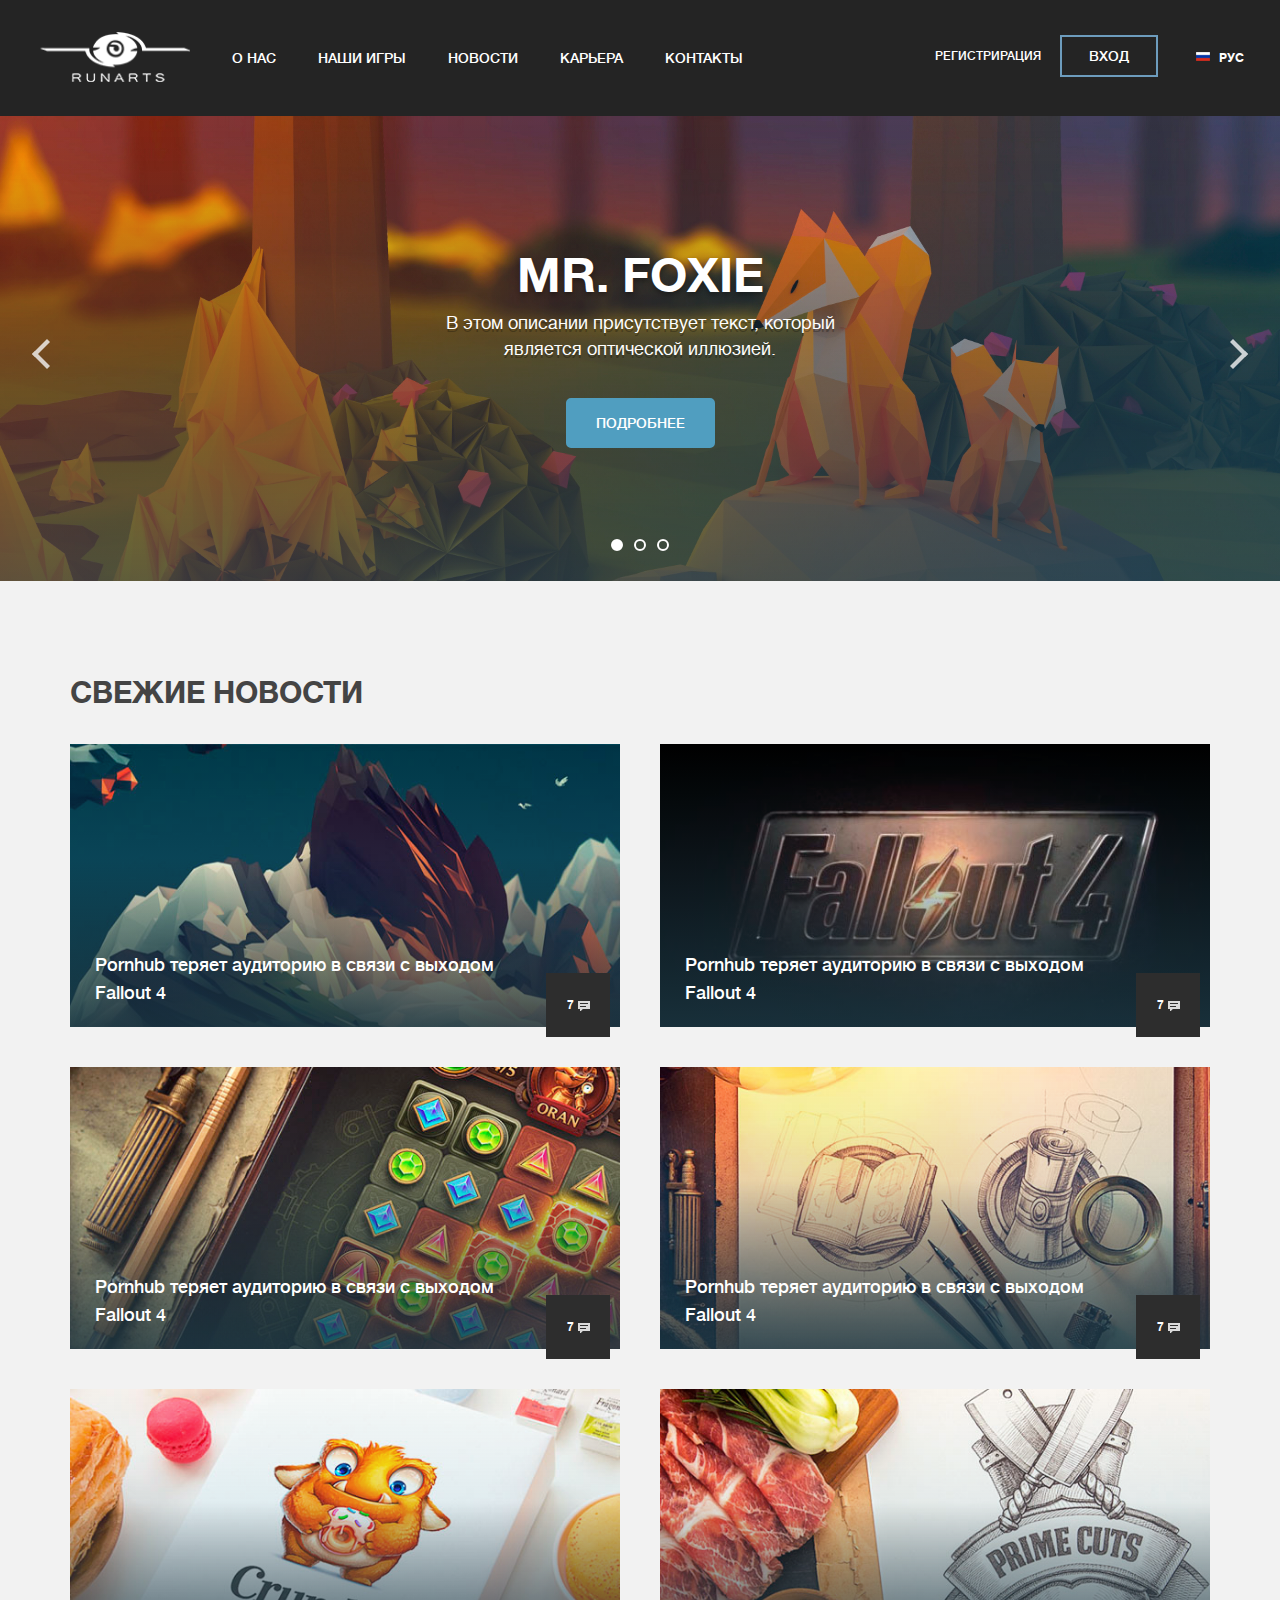
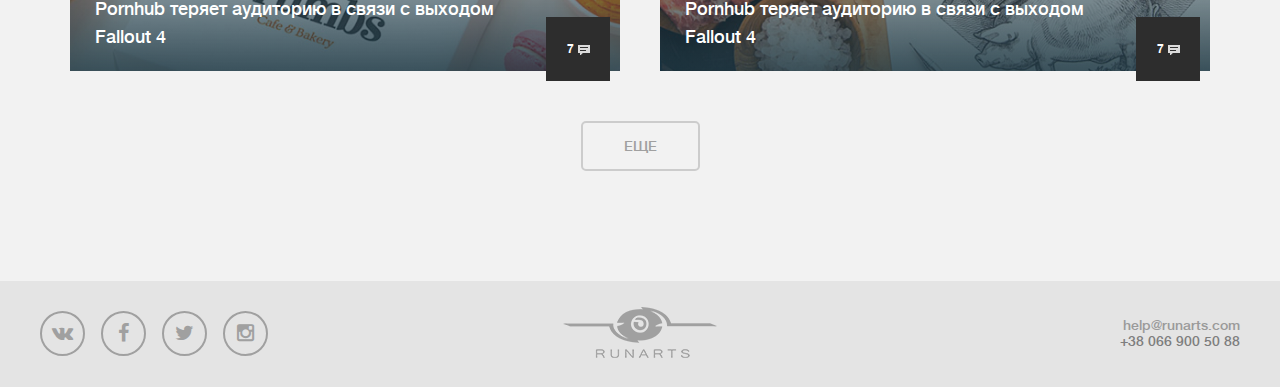
<file: index.html>
<!doctype html>
<html lang="ru">
<head>
    <meta charset="UTF-8">
    <title>Runarts</title>
    <meta name="viewport" content="initial-scale=1, maximum-scale=1, user-scalable=no">
    <link rel="icon" type="image/vnd.microsoft.icon" href="favicon.ico">
    <link rel="SHORTCUT ICON" href="favicon.ico">
    <link rel="stylesheet" href="css/font-awesome.min.css" />
    <link rel="stylesheet" href="css/styles.css" />
</head>
<body>
<div class="wrapper">
    <div class="page-wrapper home-page">
        <!-- header -->
        <header class="header navbar navbar-fixed-top">
            <div class="container">
                <div class="navbar-header">
                    <button type="button" class="navbar-toggle collapsed" data-toggle="collapse" data-target="#navbar" aria-expanded="false" aria-controls="navbar">
                        <span class="sr-only">Toggle navigation</span>
                        <span class="icon-bar"></span>
                        <span class="icon-bar"></span>
                        <span class="icon-bar"></span>
                    </button>
                    <a class="navbar-brand logo" href="#">Logo</a>
                </div>
                <div id="navbar" class="navbar-collapse collapse">
                    <ul class="nav navbar-nav main-nav">
                        <li><a href="#">О нас</a></li>
                        <li><a href="#">Наши игры</a></li>
                        <li><a href="#">Новости</a></li>
                        <li><a href="#">Карьера</a></li>
                        <li><a href="#">Контакты</a></li>
                    </ul>
                    <ul class="nav navbar-nav navbar-right">
                        <li><a id="btn-registration" href="#" data-toggle="modal" data-target="#authentication">Регистрирация</a></li>
                        <li><a id="btn-login" class="btn btn-login" href="#" data-toggle="modal" data-target="#authentication">Вход</a></li>
                        <li class="dropdown list-language">
                            <a href="#" class="dropdown-toggle active-lang lang-ru" data-toggle="dropdown" role="button" aria-haspopup="true" aria-expanded="false">рус</a>
                            <ul class="dropdown-menu sub-list-lang">
                                <li><a class="lang-ru" href="#">рус</a></li>
                                <li><a class="lang-en" href="#">eng</a></li>
                                <li><a class="lang-ua" href="#">укр</a></li>
                            </ul>
                        </li>
                    </ul>
                </div>
            </div>
        </header>
        <!-- end header -->

        <!-- top container -->
        <div class="top-container">
            <!-- carousel -->
            <div id="carousel" class="carousel slide" data-ride="carousel">
                <!-- Indicators -->
                <ol class="carousel-indicators">
                    <li data-target="#carousel" data-slide-to="0" class="active"></li>
                    <li data-target="#carousel" data-slide-to="1"></li>
                    <li data-target="#carousel" data-slide-to="2"></li>
                </ol>
                <div class="carousel-inner" role="listbox">
                    <div class="item active">
                        <img src="images/temporary/carousel/img-1.jpg" alt="">
                        <div class="test">
                            <div class="container">
                                <div class="carousel-caption">
                                    <p class="e-title">Mr. Foxie</p>
                                    <p class="quote">В этом описании присутствует текст, который <br>является оптической иллюзией.</p>
                                    <div><a class="btn btn-lg btn-primary" href="#" role="button">Подробнее</a></div>
                                </div>
                            </div>
                        </div>
                    </div>
                    <div class="item">
                        <img src="images/temporary/carousel/img-1.jpg" alt="">
                        <div class="container">
                            <div class="carousel-caption">
                                <p class="e-title">Mr. Foxie 2</p>
                                <p class="quote">В этом описании присутствует текст, который <br>является оптической иллюзией.</p>
                                <div><a class="btn btn-lg btn-primary" href="#" role="button">Подробнее</a></div>
                            </div>
                        </div>
                    </div>
                    <div class="item">
                        <img src="images/temporary/carousel/img-1.jpg" alt="">
                        <div class="container">
                            <div class="carousel-caption">
                                <p class="e-title">Mr. Foxie 3</p>
                                <p class="quote">В этом описании присутствует текст, который <br>является оптической иллюзией.</p>
                                <div><a class="btn btn-lg btn-primary" href="#" role="button">Подробнее</a></div>
                            </div>
                        </div>
                    </div>
                </div>
                <a class="left carousel-control" href="#carousel" role="button" data-slide="prev">
                    <span class="glyphicon glyphicon-chevron-left" aria-hidden="true"></span>
                    <span class="sr-only">Previous</span>
                </a>
                <a class="right carousel-control" href="#carousel" role="button" data-slide="next">
                    <span class="glyphicon glyphicon-chevron-right" aria-hidden="true"></span>
                    <span class="sr-only">Next</span>
                </a>
            </div>
            <!-- end carousel -->
        </div>
        <!-- top container -->

        <!-- container -->
        <div class="container">
            <!-- news -->
            <div class="wrap-news">
                <div class="b-title">Свежие новости</div>
                <div class="row">
                    <div class="col-md-6">
                        <div class="preview-news">
                            <a href="#">
                                <div class="shadow-item"><img src="images/temporary/news/news1.jpg" alt=""></div>
                                <div class="desc-news">
                                    <h3>Pornhub теряет аудиторию в связи с выходом Fallout 4</h3>
                                    <p class="quote-news">Как некоторые офисные сотрудники начинают внезапно «болеть», мужи отправляют жен на моря, а студенты забывают про университеты.</p>
                                </div>
                                <div class="comment-count">7 <span class="icon-comment"></span></div>
                            </a>
                        </div>
                    </div>
                    <div class="col-md-6">
                        <div class="preview-news">
                            <a href="#">
                                <div class="shadow-item"><img src="images/temporary/news/news2.jpg" alt=""></div>
                                <div class="desc-news">
                                    <h3>Pornhub теряет аудиторию в связи с выходом Fallout 4</h3>
                                    <p class="quote-news">Стоит выйти какой-нибудь важной игре, как некоторые офисные сотрудники начинают внезапно «болеть», мужи отправляют жен на моря, а студенты забывают про университеты.</p>
                                </div>
                                <div class="comment-count">7 <span class="icon-comment"></span></div>
                            </a>
                        </div>
                    </div>
                    <div class="col-md-6">
                        <div class="preview-news">
                            <a href="#">
                                <div class="shadow-item"><img src="images/temporary/news/news3.jpg" alt=""></div>
                                <div class="desc-news">
                                    <h3>Pornhub теряет аудиторию в связи с выходом Fallout 4</h3>
                                    <p class="quote-news">Мужи отправляют жен на моря, а студенты забывают про университеты.</p>
                                </div>
                                <div class="comment-count">7 <span class="icon-comment"></span></div>
                            </a>
                        </div>
                    </div>
                    <div class="col-md-6">
                        <div class="preview-news">
                            <a href="#">
                                <div class="shadow-item"><img src="images/temporary/news/news4.jpg" alt=""></div>
                                <div class="desc-news">
                                    <h3>Pornhub теряет аудиторию в связи с выходом Fallout 4</h3>
                                    <p class="quote-news">Стоит выйти какой-нибудь важной игре, как некоторые офисные сотрудники начинают внезапно «болеть», мужи отправляют жен на моря, а студенты забывают про университеты.</p>
                                </div>
                                <div class="comment-count">7 <span class="icon-comment"></span></div>
                            </a>
                        </div>
                    </div>
                    <div class="col-md-6">
                        <div class="preview-news">
                            <a href="#">
                                <div class="shadow-item"><img src="images/temporary/news/news5.jpg" alt=""></div>
                                <div class="desc-news">
                                    <h3>Pornhub теряет аудиторию в связи с выходом Fallout 4</h3>
                                    <p class="quote-news">Стоит выйти какой-нибудь важной игре, как некоторые офисные сотрудники начинают внезапно «болеть», мужи отправляют жен на моря, а студенты забывают про университеты.</p>
                                </div>
                                <div class="comment-count">7 <span class="icon-comment"></span></div>
                            </a>
                        </div>
                    </div>
                    <div class="col-md-6">
                        <div class="preview-news">
                            <a href="#">
                                <div class="shadow-item"><img src="images/temporary/news/news6.jpg" alt=""></div>
                                <div class="desc-news">
                                    <h3>Pornhub теряет аудиторию в связи с выходом Fallout 4</h3>
                                    <p class="quote-news">Стоит выйти какой-нибудь важной игре, как некоторые офисные сотрудники начинают внезапно «болеть», мужи отправляют жен на моря, а студенты забывают про университеты.</p>
                                </div>
                                <div class="comment-count">7 <span class="icon-comment"></span></div>
                            </a>
                        </div>
                    </div>
                </div>
                <div class="text-center"><a class="btn btn-lg btn-default" href="#" role="button">Еще</a></div>
            </div>
            <!-- end news -->
        </div>
        <!-- end container -->
    </div>

    <!-- footer -->
    <footer class="footer">
        <div class="container">
            <div class="row">
                <div class="col-md-4">
                    <ul class="list-icons">
                        <li class="vk"><a target="_blank" href="#"><i class="fa fa-vk"></i></a></li>
                        <li class="facebook"><a target="_blank" href="#"><i class="fa fa-facebook"></i></a></li>
                        <li class="twitter"><a target="_blank" href="#"><i class="fa fa-twitter"></i></a></li>
                        <li class="instagram"><a href="#"><i class="fa fa-instagram"></i></a></li>
                    </ul>
                </div>
                <div class="col-md-4 text-center"><a class="navbar-brand" href="#"><img src="images/logo-grey.png" alt="Logo"></a></div>
                <div class="col-md-4">
                    <ul class="contacts">
                        <li><a href="mailto:help@runarts.com">help@runarts.com</a></li>
                        <li>+38 066 900 50 88</li>
                    </ul>
                </div>
            </div>
        </div>
    </footer>
    <!-- end footer -->

    <!-- back to top -->
    <span id="top-link" class="wrap-btn-top hidden">
        <a href="#top" class="btn-top">
            Back to Top
        </a>
    </span>
    <!-- end back to top -->

    <!-- modal -->
    <div class="modal fade" id="authentication" tabindex="-1" role="dialog">
        <div class="modal-dialog" role="document">
            <div class="modal-content">
                <div class="wrap-login-form">
                    <!-- Nav tabs -->
                    <ul class="nav nav-tabs" role="tablist">
                        <li role="presentation"><a href="#login-form" aria-controls="login-form" role="tab" data-toggle="tab">Вход</a></li>
                        <li role="presentation"><a href="#registration-form" aria-controls="registration-form" role="tab" data-toggle="tab">Регистрация</a></li>
                    </ul>

                    <!-- Tab panes -->
                    <div class="tab-content">
                        <div role="tabpanel" class="tab-pane" id="login-form">
                            <form action="#">
                                <div class="wrap-form-groups">
                                    <div class="text-error text-center">Вы ввели неверные данные. <br> Проверьте корректность логина и пароля.</div>
                                    <div class="form-group has-error">
                                        <input type="email" class="form-control" placeholder="Логин или Email" value="ktiar@gmail">
                                    </div>
                                    <div class="form-group">
                                        <input type="password" class="form-control" placeholder="Пароль">
                                    </div>
                                    <div class="text-right"><a href="#">Забыли пароль?</a></div>
                                </div>
                                <button type="submit" class="btn btn-primary btn-action">Войти</button>
                            </form>
                        </div>
                        <div role="tabpanel" class="tab-pane" id="registration-form">
                            <form action="#">
                                <div class="wrap-form-groups">
                                    <div class="form-group has-success">
                                        <input type="text" class="form-control" placeholder="Логин" value="test@gmail">
                                    </div>
                                    <div class="form-group has-error">
                                        <input type="email" class="form-control" placeholder="Email" value="ktiar@gmail">
                                        <span class="e-error">Неверный email</span>
                                    </div>
                                    <div class="form-group">
                                        <input type="password" class="form-control" placeholder="Пароль">
                                    </div>
                                    <div class="text-agreement">
                                        Lorem ipsum dolor sit amet, consectetur adipiscing elit, sed do eiusmod tempor incididunt ut labore et dolore magna aliqua. Ut enim ad minim veniam, quis nostrud exercitation <span>ullamco laboris nisi ut aliquip</span>
                                    </div>
                                </div>
                                <button type="submit" class="btn btn-primary btn-action">Создать профиль</button>
                            </form>
                        </div>
                    </div>
                </div>
            </div>
        </div>
    </div>
    <!-- end modal -->

</div>

<script src="js/lib/jquery-1.11.3.min.js"></script>
<script src="js/lib/bootstrap.min.js"></script>
<script src="js/scripts.js"></script>

</body>
</html>
</file>
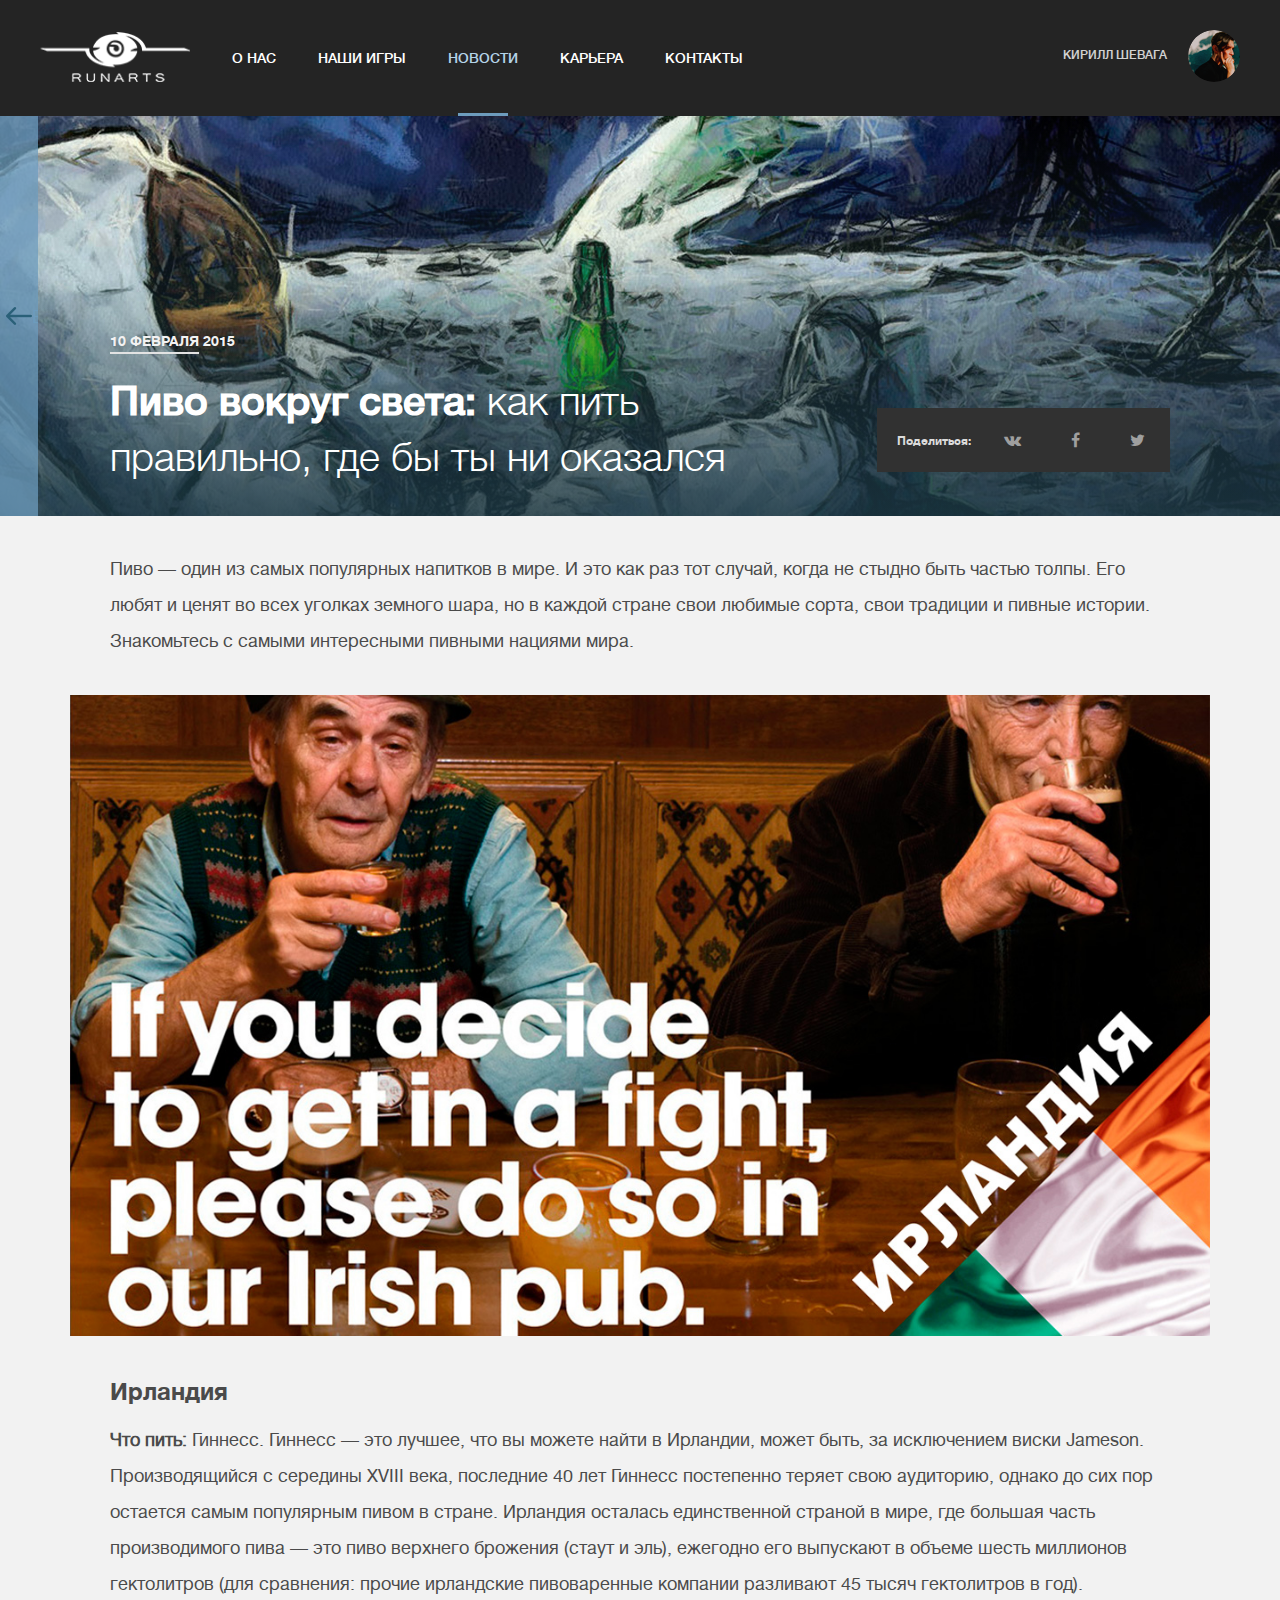
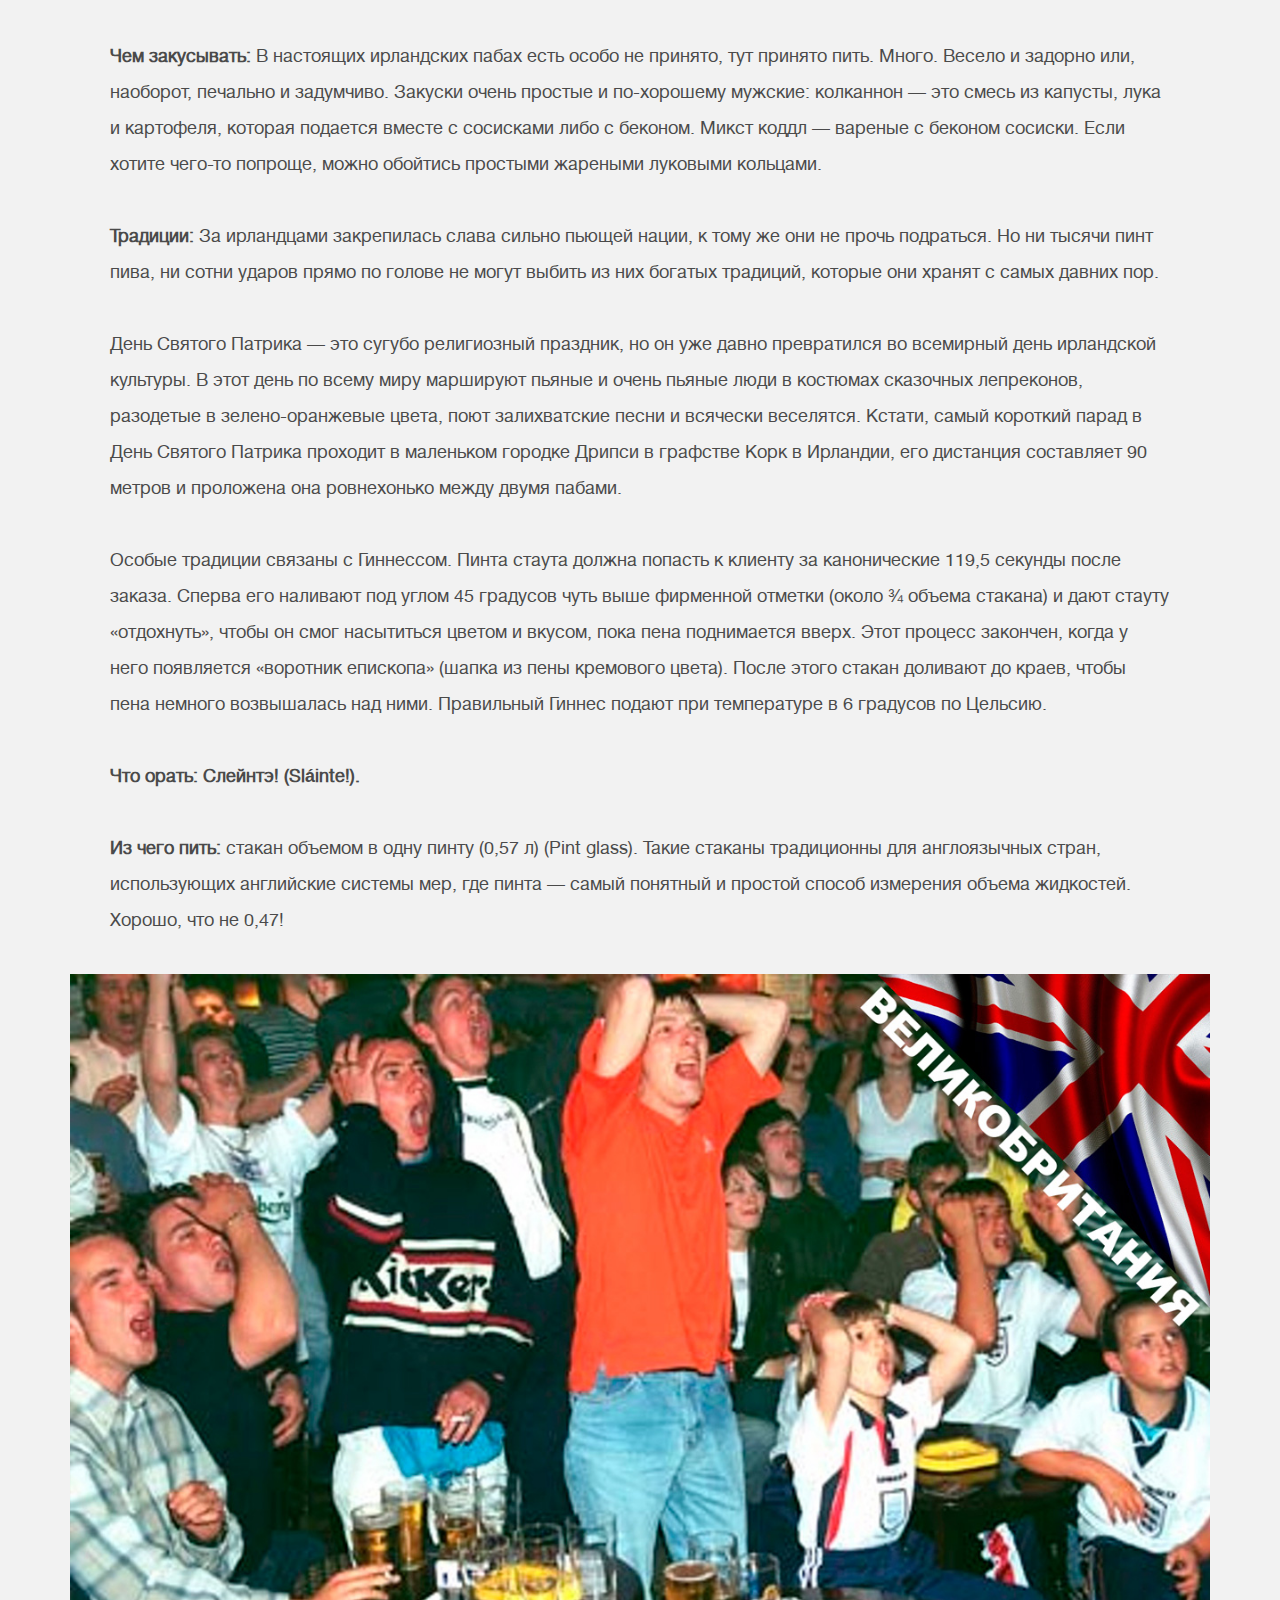
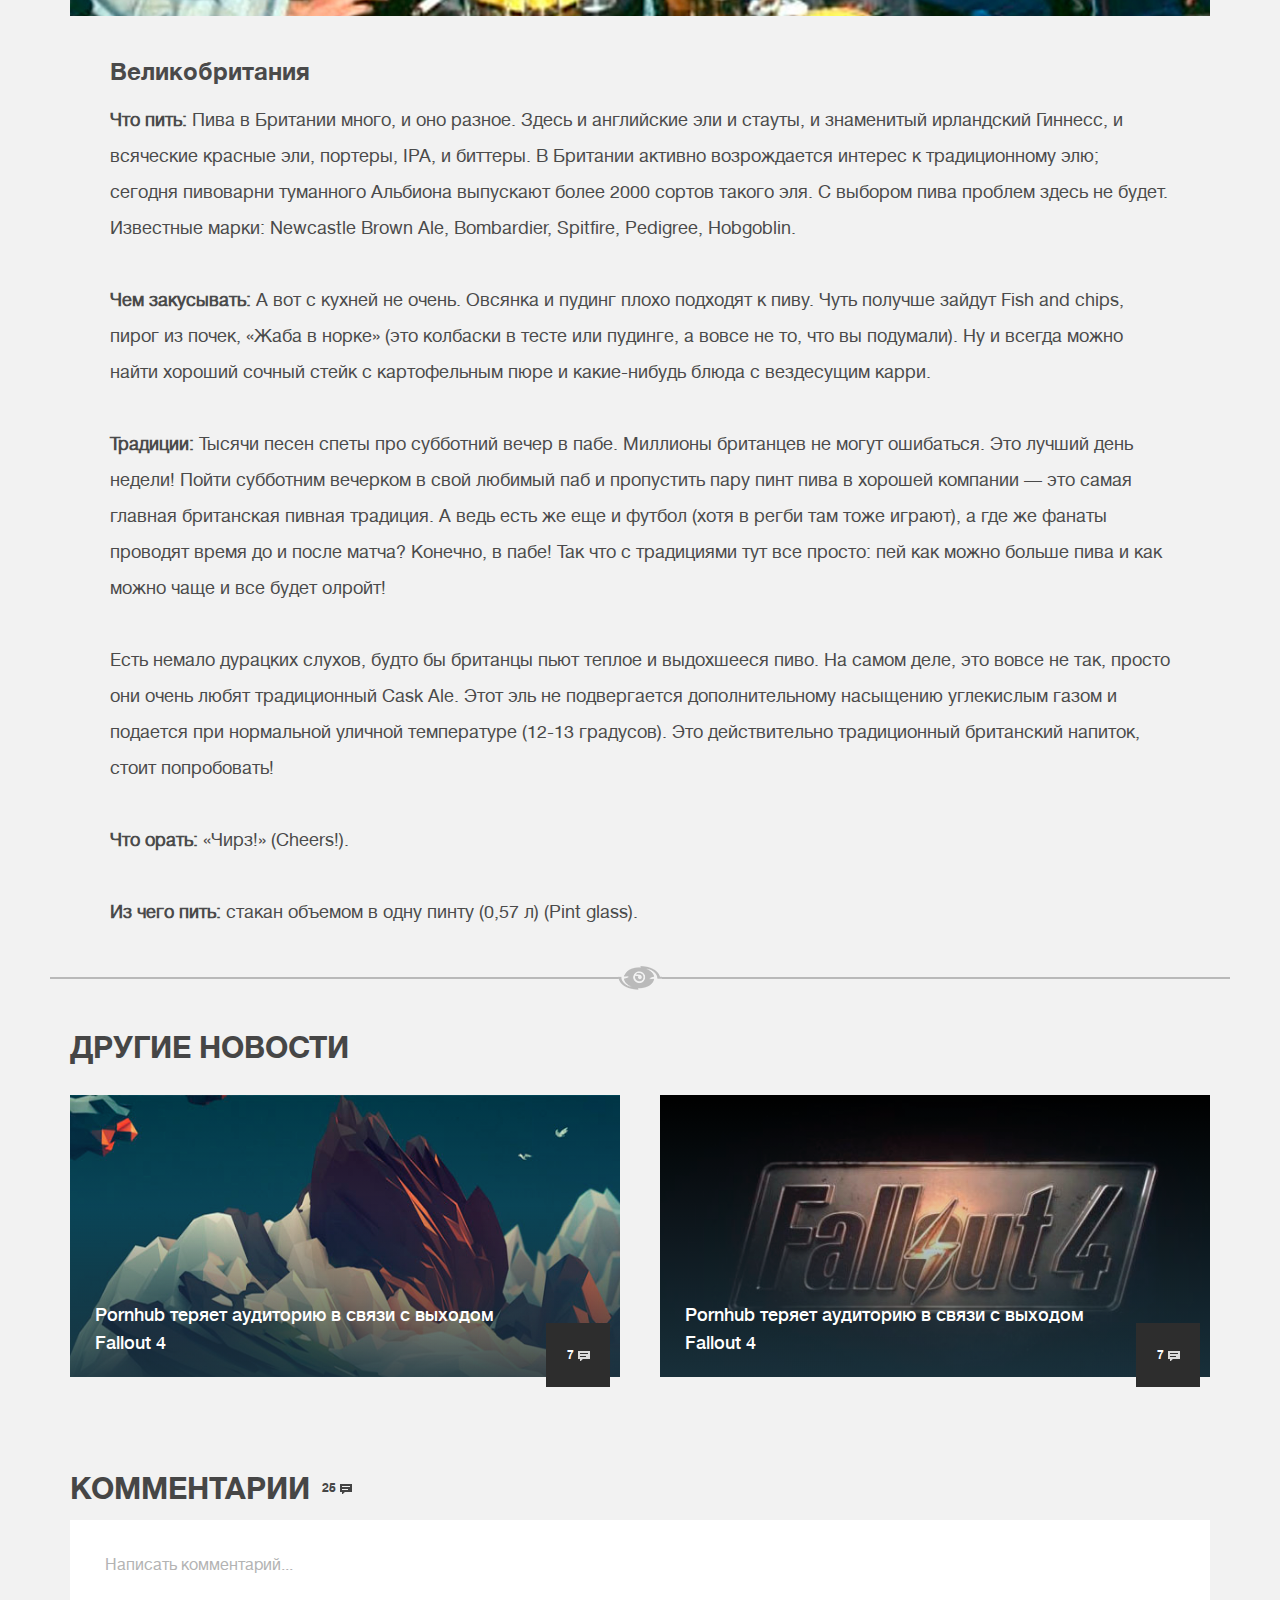
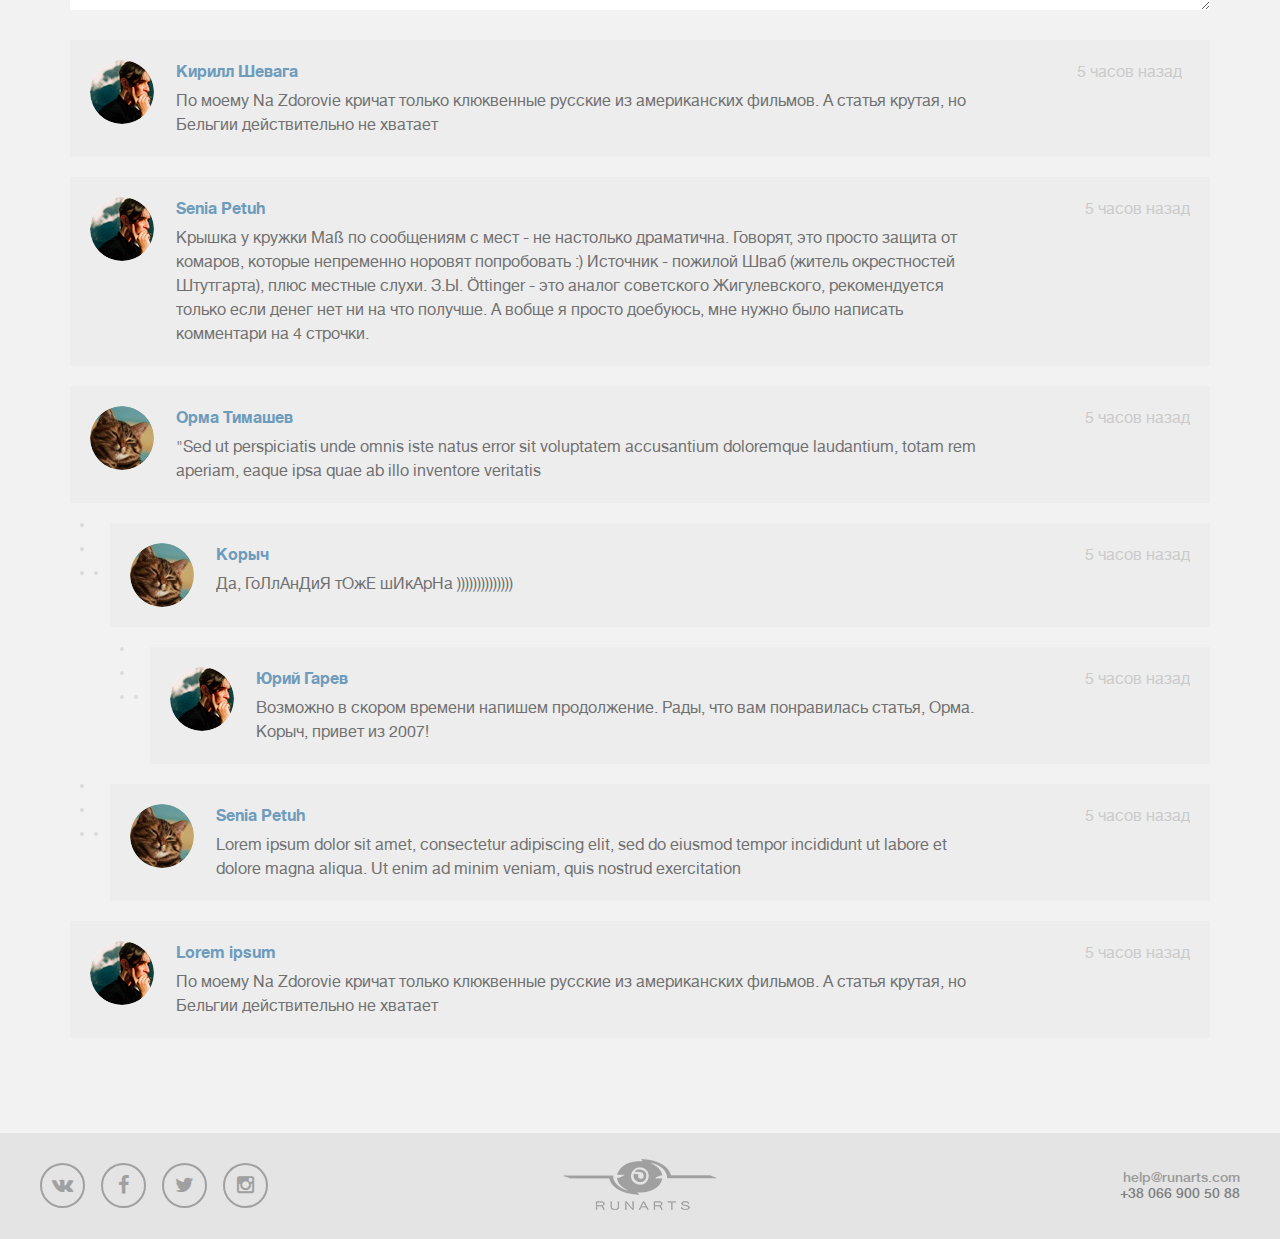
<file: news-article-logged-in.html>
<!doctype html>
<html lang="ru">
<head>
    <meta charset="UTF-8">
    <title>Runarts</title>
    <meta name="viewport" content="initial-scale=1, maximum-scale=1, user-scalable=no">
    <link rel="icon" type="image/vnd.microsoft.icon" href="favicon.ico">
    <link rel="SHORTCUT ICON" href="favicon.ico">
    <link rel="stylesheet" href="css/font-awesome.min.css" />
    <link rel="stylesheet" href="css/styles.css" />
</head>
<body>
<div class="wrapper">
    <div class="page-wrapper">
        <!-- header -->
        <header class="header navbar navbar-fixed-top">
            <div class="container">
                <div class="navbar-header">
                    <button type="button" class="navbar-toggle collapsed" data-toggle="collapse" data-target="#navbar" aria-expanded="false" aria-controls="navbar">
                        <span class="sr-only">Toggle navigation</span>
                        <span class="icon-bar"></span>
                        <span class="icon-bar"></span>
                        <span class="icon-bar"></span>
                    </button>
                    <a class="navbar-brand logo" href="#">Logo</a>
                </div>
                <div id="navbar" class="navbar-collapse collapse">
                    <ul class="nav navbar-nav main-nav">
                        <li><a href="#">О нас</a></li>
                        <li><a href="#">Наши игры</a></li>
                        <li class="active"><a href="#">Новости</a></li>
                        <li><a href="#">Карьера</a></li>
                        <li><a href="#">Контакты</a></li>
                    </ul>
                    <ul class="nav navbar-nav navbar-right navbar-right-logged-in">
                        <li><a class="profile-link" href="profile.html">Кирилл Шевага <span><img src="images/temporary/users/img-link-profile.png" alt="Кирилл Шевага"></span></a></li>
                    </ul>
                </div>
            </div>
        </header>
        <!-- end header -->

        <!-- top container -->
        <div class="top-container">
            <div class="news-item">
                <div class="shadow-item">
                    <img src="images/temporary/news/big-img1.jpg" alt="">
                </div>
                <a class="e-back" href="#"><span>Back</span></a>
                <div class="container">
                    <article>
                        <time><span>10 февраля</span> 2015</time>
                        <div class="wrap-title">
                            <h1><strong>Пиво вокруг света:</strong> как пить правильно, где бы ты ни оказался</h1>
                            <div class="b-share">
                                <div class="wrap-list-share">
                                    <span>Поделиться:</span>
                                    <ul class="list-share">
                                        <li class="vk"><a target="_blank" href="#"><i class="fa fa-vk"></i></a></li>
                                        <li class="facebook"><a target="_blank" href="#"><i class="fa fa-facebook"></i></a></li>
                                        <li class="twitter"><a target="_blank" href="#"><i class="fa fa-twitter"></i></a></li>
                                    </ul>
                                </div>
                            </div>
                        </div>
                    </article>
                </div>
            </div>
        </div>
        <!-- top container -->

        <!-- container -->
        <div class="container">
            <!-- news article -->
            <article>
                <p>Пиво — один из самых популярных напитков в мире. И это как раз тот случай, когда не стыдно быть частью толпы. Его любят и ценят во всех уголках земного шара, но в каждой стране свои любимые сорта, свои традиции и пивные истории. Знакомьтесь с самыми интересными пивными нациями мира.</p>
                <p class="wrap-img"><img src="images/temporary/news/news-img.jpg" alt=""></p>
                <h3>Ирландия</h3>
                <p><strong>Что пить:</strong> Гиннесс. Гиннесс — это лучшее, что вы можете найти в Ирландии, может быть, за исключением виски Jameson. Производящийся с середины XVIII века, последние 40 лет Гиннесс постепенно теряет свою аудиторию, однако до сих пор остается самым популярным пивом в стране. Ирландия осталась единственной страной в мире, где большая часть производимого пива — это пиво верхнего брожения (стаут и эль), ежегодно его выпускают в объеме шесть миллионов гектолитров (для сравнения: прочие ирландские пивоваренные компании разливают 45 тысяч гектолитров в год).</p>
                <p><strong>Чем закусывать:</strong> В настоящих ирландских пабах есть особо не принято, тут принято пить. Много. Весело и задорно или, наоборот, печально и задумчиво. Закуски очень простые и по-хорошему мужские: колканнон — это смесь из капусты, лука и картофеля, которая подается вместе с сосисками либо с беконом. Микст коддл — вареные с беконом сосиски. Если хотите чего-то попроще, можно обойтись простыми жареными луковыми кольцами.</p>
                <p><strong>Традиции:</strong> За ирландцами закрепилась слава сильно пьющей нации, к тому же они не прочь подраться. Но ни тысячи пинт пива, ни сотни ударов прямо по голове не могут выбить из них богатых традиций, которые они хранят с самых давних пор.</p>
                <p>День Святого Патрика — это сугубо религиозный праздник, но он уже давно превратился во всемирный день ирландской культуры. В этот день по всему миру маршируют пьяные и очень пьяные люди в костюмах сказочных лепреконов, разодетые в зелено-оранжевые цвета, поют залихватские песни и всячески веселятся. Кстати, самый короткий парад в День Святого Патрика проходит в маленьком городке Дрипси в графстве Корк в Ирландии, его дистанция составляет 90 метров и проложена она ровнехонько между двумя пабами.</p>
                <p>Особые традиции связаны с Гиннессом. Пинта стаута должна попасть к клиенту за канонические 119,5 секунды после заказа. Сперва его наливают под углом 45 градусов чуть выше фирменной отметки (около ¾ объема стакана) и дают стауту «отдохнуть», чтобы он смог насытиться цветом и вкусом, пока пена поднимается вверх. Этот процесс закончен, когда у него появляется «воротник епископа» (шапка из пены кремового цвета). После этого стакан доливают до краев, чтобы пена немного возвышалась над ними. Правильный Гиннес подают при температуре в 6 градусов по Цельсию.</p>
                <p><strong>Что орать: Слейнтэ! (Sláinte!).</strong></p>
                <p><strong>Из чего пить:</strong> стакан объемом в одну пинту (0,57 л) (Pint glass). Такие стаканы традиционны для англоязычных стран, использующих английские системы мер, где пинта — самый понятный и простой способ измерения объема жидкостей. Хорошо, что не 0,47!</p>
                <p class="wrap-img"><img src="images/temporary/news/news-img2.jpg" alt=""></p>
                <h3>Великобритания</h3>
                <p><strong>Что пить:</strong> Пива в Британии много, и оно разное. Здесь и английские эли и стауты, и знаменитый ирландский Гиннесс, и всяческие красные эли, портеры, IPA, и биттеры. В Британии активно возрождается интерес к традиционному элю; сегодня пивоварни туманного Альбиона выпускают более 2000 сортов такого эля. С выбором пива проблем здесь не будет. Известные марки: Newcastle Brown Ale, Bombardier, Spitfire, Pedigree, Hobgoblin.</p>
                <p><strong>Чем закусывать:</strong> А вот с кухней не очень. Овсянка и пудинг плохо подходят к пиву. Чуть получше зайдут Fish and chips, пирог из почек, «Жаба в норке» (это колбаски в тесте или пудинге, а вовсе не то, что вы подумали). Ну и всегда можно найти хороший сочный стейк с картофельным пюре и какие-нибудь блюда с вездесущим карри.</p>
                <p><strong>Традиции:</strong> Тысячи песен спеты про субботний вечер в пабе. Миллионы британцев не могут ошибаться. Это лучший день недели! Пойти субботним вечерком в свой любимый паб и пропустить пару пинт пива в хорошей компании — это самая главная британская пивная традиция. А ведь есть же еще и футбол (хотя в регби там тоже играют), а где же фанаты проводят время до и после матча? Конечно, в пабе! Так что с традициями тут все просто: пей как можно больше пива и как можно чаще и все будет олройт!</p>
                <p>Есть немало дурацких слухов, будто бы британцы пьют теплое и выдохшееся пиво. На самом деле, это вовсе не так, просто они очень любят традиционный Cask Ale. Этот эль не подвергается дополнительному насыщению углекислым газом и подается при нормальной уличной температуре (12-13 градусов). Это действительно традиционный британский напиток, стоит попробовать!</p>
                <p><strong>Что орать:</strong> «Чирз!» (Cheers!).</p>
                <p><strong>Из чего пить:</strong> стакан объемом в одну пинту (0,57 л) (Pint glass).</p>
            </article>
            <!-- end news article -->
            <div class="separator"><span></span></div>
            <!-- other news -->
            <div class="wrap-news other-news">
                <h2>Другие новости</h2>
                <div class="row">
                    <div class="col-md-6">
                        <div class="preview-news">
                            <a href="#">
                                <div class="shadow-item"><img src="images/temporary/news/news1.jpg" alt=""></div>
                                <div class="desc-news">
                                    <h3>Pornhub теряет аудиторию в связи с выходом Fallout 4</h3>
                                    <p class="quote-news">Как некоторые офисные сотрудники начинают внезапно «болеть», мужи отправляют жен на моря, а студенты забывают про университеты.</p>
                                </div>
                                <div class="comment-count">7 <span class="icon-comment"></span></div>
                            </a>
                        </div>
                    </div>
                    <div class="col-md-6">
                        <div class="preview-news">
                            <a href="#">
                                <div class="shadow-item"><img src="images/temporary/news/news2.jpg" alt=""></div>
                                <div class="desc-news">
                                    <h3>Pornhub теряет аудиторию в связи с выходом Fallout 4</h3>
                                    <p class="quote-news">Стоит выйти какой-нибудь важной игре, как некоторые офисные сотрудники начинают внезапно «болеть», мужи отправляют жен на моря, а студенты забывают про университеты.</p>
                                </div>
                                <div class="comment-count">7 <span class="icon-comment"></span></div>
                            </a>
                        </div>
                    </div>
                </div>
            </div>
            <!-- end other news -->

            <!-- comments -->
            <div class="b-comments">
                <h2>Комментарии <span class="comment-count">25 <span class="icon-comment"></span></span></h2>
                <form action="#">
                    <!-- New comment -->
                    <div class="comments-form">
                        <div class="form-group">
                            <textarea placeholder="Написать комментарий..." rows="1"></textarea>
                        </div>
                        <button type="submit" class="btn btn-primary">Написать</button>
                    </div>
                    <!-- End New comment -->

                    <!-- Posted Comments -->
                    <div class="group-comment">
                        <div class="wrap-comment">
                            <div class="comment">
                                <a class="pull-left" href="#"><img src="images/temporary/users/user-img2.jpg" alt=""></a>
                                <div class="comment-body">
                                    <div class="clearfix">
                                        <a class="user-name" href="#">Кирилл Шевага</a>
                                        <div class="m-fr">
                                            <a class="reply" href="#">Ответить</a>
                                            <span class="time-ago">5 часов назад</span>
                                        </div>
                                    </div>
                                    <p>По моему Na Zdorovie кричат только клюквенные русские из американских фильмов.
                                        А статья крутая, но Бельгии действительно не хватает</p>
                                </div>
                            </div>
                            <!-- Answer form -->
                            <div class="comments-form focus answer-form">
                                <div class="form-group">
                                    <textarea rows="1"></textarea>
                                </div>
                                <button type="submit" class="btn btn-primary">Написать</button>
                            </div>
                            <!-- End answer form -->
                        </div>
                    </div>

                    <div class="group-comment">
                        <div class="wrap-comment">
                            <div class="comment">
                                <a class="pull-left" href="#"><img src="images/temporary/users/user-img2.jpg" alt=""></a>
                                <div class="comment-body">
                                    <div class="clearfix">
                                        <a class="user-name" href="#">Senia Petuh</a>
                                        <div class="m-fr">
                                            <a class="reply" href="#">Ответить</a>
                                            <span class="time-ago">5 часов назад</span>
                                        </div>
                                    </div>
                                    <p>Крышка у кружки Maß по сообщениям с мест - не настолько драматична. Говорят, это просто защита от комаров, которые
                                        непременно норовят попробовать :) Источник - пожилой Шваб (житель окрестностей Штутгарта), плюс местные слухи.
                                        З.Ы. Öttinger - это аналог советского Жигулевского, рекомендуется только если денег нет ни на что получше.
                                        А вобще я просто доебуюсь, мне нужно было написать комментари на 4 строчки.</p>
                                </div>
                            </div>
                            <!-- Answer form -->
                            <div class="comments-form focus answer-form">
                                <div class="form-group">
                                    <textarea rows="1"></textarea>
                                </div>
                                <button type="submit" class="btn btn-primary">Написать</button>
                            </div>
                            <!-- End answer form -->
                        </div>
                    </div>

                    <div class="group-comment">

                        <div class="wrap-comment">
                            <div class="comment">
                                <a class="pull-left" href="#"><img src="images/temporary/users/user-img1.jpg" alt=""></a>
                                <div class="comment-body">
                                    <div class="clearfix">
                                        <a class="user-name" href="#">Орма Тимашев</a>
                                        <div class="m-fr">
                                            <a class="reply" href="#">Ответить</a>
                                            <span class="time-ago">5 часов назад</span>
                                        </div>
                                    </div>
                                    <p>"Sed ut perspiciatis unde omnis iste natus error sit voluptatem accusantium doloremque laudantium, totam rem aperiam, eaque ipsa quae ab illo inventore veritatis </p>
                                </div>
                            </div>
                            <!-- Answer form -->
                            <div class="comments-form focus answer-form">
                                <div class="form-group">
                                    <textarea rows="1"></textarea>
                                </div>
                                <button type="submit" class="btn btn-primary">Написать</button>
                            </div>
                            <!-- End answer form -->
                        </div>


                        <div class="group-comment">
                            <div class="wrap-comment">
                                <div class="comment">
                                    <a class="pull-left" href="#"><img src="images/temporary/users/user-img1.jpg" alt=""></a>
                                    <div class="comment-body">
                                        <div class="clearfix">
                                            <a class="user-name" href="#">Корыч</a>
                                            <div class="m-fr">
                                                <a class="reply" href="#">Ответить</a>
                                                <span class="time-ago">5 часов назад</span>
                                            </div>
                                        </div>
                                        <p>Да, ГоЛлАнДиЯ тОжЕ шИкАрНа ))))))))))))))</p>
                                    </div>
                                </div>
                                <!-- Answer form -->
                                <div class="comments-form focus answer-form">
                                    <div class="form-group">
                                        <textarea rows="1"></textarea>
                                    </div>
                                    <button type="submit" class="btn btn-primary">Написать</button>
                                </div>
                                <!-- End answer form -->
                            </div>

                            <div class="group-comment">
                                <div class="wrap-comment">
                                    <div class="comment">
                                        <a class="pull-left" href="#"><img src="images/temporary/users/user-img2.jpg" alt=""></a>
                                        <div class="comment-body">
                                            <div class="clearfix">
                                                <a class="user-name" href="#">Юрий Гарев</a>
                                                <div class="m-fr">
                                                    <a class="reply" href="#">Ответить</a>
                                                    <span class="time-ago">5 часов назад</span>
                                                </div>
                                            </div>
                                            <p>Возможно в скором времени напишем продолжение.
                                                Рады, что вам понравилась статья, Орма. Корыч, привет из 2007!</p>
                                        </div>
                                    </div>
                                    <!-- Answer form -->
                                    <div class="comments-form focus answer-form">
                                        <div class="form-group">
                                            <textarea rows="1"></textarea>
                                        </div>
                                        <button type="submit" class="btn btn-primary">Написать</button>
                                    </div>
                                    <!-- End answer form -->
                                </div>
                            </div>
                        </div>

                        <div class="group-comment">
                            <div class="wrap-comment">
                                <div class="comment">
                                    <a class="pull-left" href="#"><img src="images/temporary/users/user-img1.jpg" alt=""></a>
                                    <div class="comment-body">
                                        <div class="clearfix">
                                            <a class="user-name" href="#">Senia Petuh</a>
                                            <div class="m-fr">
                                                <a class="reply" href="#">Ответить</a>
                                                <span class="time-ago">5 часов назад</span>
                                            </div>
                                        </div>
                                        <p>Lorem ipsum dolor sit amet, consectetur adipiscing elit, sed do eiusmod tempor incididunt ut labore et dolore magna aliqua. Ut enim ad minim veniam, quis nostrud exercitation</p>
                                    </div>
                                </div>
                                <!-- Answer form -->
                                <div class="comments-form focus answer-form">
                                    <div class="form-group">
                                        <textarea rows="1"></textarea>
                                    </div>
                                    <button type="submit" class="btn btn-primary">Написать</button>
                                </div>
                                <!-- End answer form -->
                            </div>
                        </div>
                    </div>


                    <div class="group-comment">

                        <div class="wrap-comment">
                            <div class="comment">
                                <a class="pull-left" href="#"><img src="images/temporary/users/user-img2.jpg" alt=""></a>
                                <div class="comment-body">
                                    <div class="clearfix">
                                        <a class="user-name" href="#">Lorem ipsum</a>
                                        <div class="m-fr">
                                            <a class="reply" href="#">Ответить</a>
                                            <span class="time-ago">5 часов назад</span>
                                        </div>
                                    </div>
                                    <p>По моему Na Zdorovie кричат только клюквенные русские из американских фильмов. А статья крутая, но Бельгии действительно не хватает</p>
                                </div>
                            </div>
                            <!-- Answer form -->
                            <div class="comments-form focus answer-form">
                                <div class="form-group">
                                    <textarea rows="1"></textarea>
                                </div>
                                <button type="submit" class="btn btn-primary">Написать</button>
                            </div>
                            <!-- End answer form -->
                        </div>

                    </div>
                    <!-- End Posted Comments -->
                </form>
            </div>
            <!-- end comments -->

        </div>
        <!-- end container -->
    </div>

    <!-- footer -->
    <footer class="footer">
        <div class="container">
            <div class="row">
                <div class="col-md-4">
                    <ul class="list-icons">
                        <li class="vk"><a target="_blank" href="#"><i class="fa fa-vk"></i></a></li>
                        <li class="facebook"><a target="_blank" href="#"><i class="fa fa-facebook"></i></a></li>
                        <li class="twitter"><a target="_blank" href="#"><i class="fa fa-twitter"></i></a></li>
                        <li class="instagram"><a target="_blank" href="#"><i class="fa fa-instagram"></i></a></li>
                    </ul>
                </div>
                <div class="col-md-4 text-center"><a class="navbar-brand" href="#"><img src="images/logo-grey.png" alt="Logo"></a></div>
                <div class="col-md-4">
                    <ul class="contacts">
                        <li><a href="mailto:help@runarts.com">help@runarts.com</a></li>
                        <li>+38 066 900 50 88</li>
                    </ul>
                </div>
            </div>
        </div>
    </footer>
    <!-- end footer -->

    <!-- back to top -->
    <span id="top-link" class="wrap-btn-top hidden">
        <a href="#top" class="btn-top">
            Back to Top
        </a>
    </span>
    <!-- end back to top -->

    <!-- modal -->
    <div class="modal fade" id="authentication" tabindex="-1" role="dialog">
        <div class="modal-dialog" role="document">
            <div class="modal-content">
                <div class="wrap-login-form">
                    <!-- Nav tabs -->
                    <ul class="nav nav-tabs" role="tablist">
                        <li role="presentation"><a href="#login-form" aria-controls="login-form" role="tab" data-toggle="tab">Вход</a></li>
                        <li role="presentation"><a href="#registration-form" aria-controls="registration-form" role="tab" data-toggle="tab">Регистрация</a></li>
                    </ul>

                    <!-- Tab panes -->
                    <div class="tab-content">
                        <div role="tabpanel" class="tab-pane" id="login-form">
                            <form action="#">
                                <div class="wrap-form-groups">
                                    <div class="text-error text-center">Вы ввели неверные данные. <br> Проверьте корректность логина и пароля.</div>
                                    <div class="form-group has-error">
                                        <input type="email" class="form-control" placeholder="Логин или Email" value="ktiar@gmail">
                                    </div>
                                    <div class="form-group">
                                        <input type="password" class="form-control" placeholder="Пароль">
                                    </div>
                                    <div class="text-right"><a href="#">Забыли пароль?</a></div>
                                </div>
                                <button type="submit" class="btn btn-primary btn-action">Войти</button>
                            </form>
                        </div>
                        <div role="tabpanel" class="tab-pane" id="registration-form">
                            <form action="#">
                                <div class="wrap-form-groups">
                                    <div class="form-group has-success">
                                        <input type="text" class="form-control" placeholder="Логин" value="test@gmail">
                                    </div>
                                    <div class="form-group has-error">
                                        <input type="email" class="form-control" placeholder="Email" value="ktiar@gmail">
                                        <span class="e-error">Неверный email</span>
                                    </div>
                                    <div class="form-group">
                                        <input type="password" class="form-control" placeholder="Пароль">
                                    </div>
                                    <div class="text-agreement">
                                        Lorem ipsum dolor sit amet, consectetur adipiscing elit, sed do eiusmod tempor incididunt ut labore et dolore magna aliqua. Ut enim ad minim veniam, quis nostrud exercitation <span>ullamco laboris nisi ut aliquip</span>
                                    </div>
                                </div>
                                <button type="submit" class="btn btn-primary btn-action">Создать профиль</button>
                            </form>
                        </div>
                    </div>
                </div>
            </div>
        </div>
    </div>
    <!-- end modal -->

</div>

<script src="js/lib/jquery-1.11.3.min.js"></script>
<script src="js/lib/bootstrap.min.js"></script>
<script src="js/scripts.js"></script>

</body>
</html>
</file>
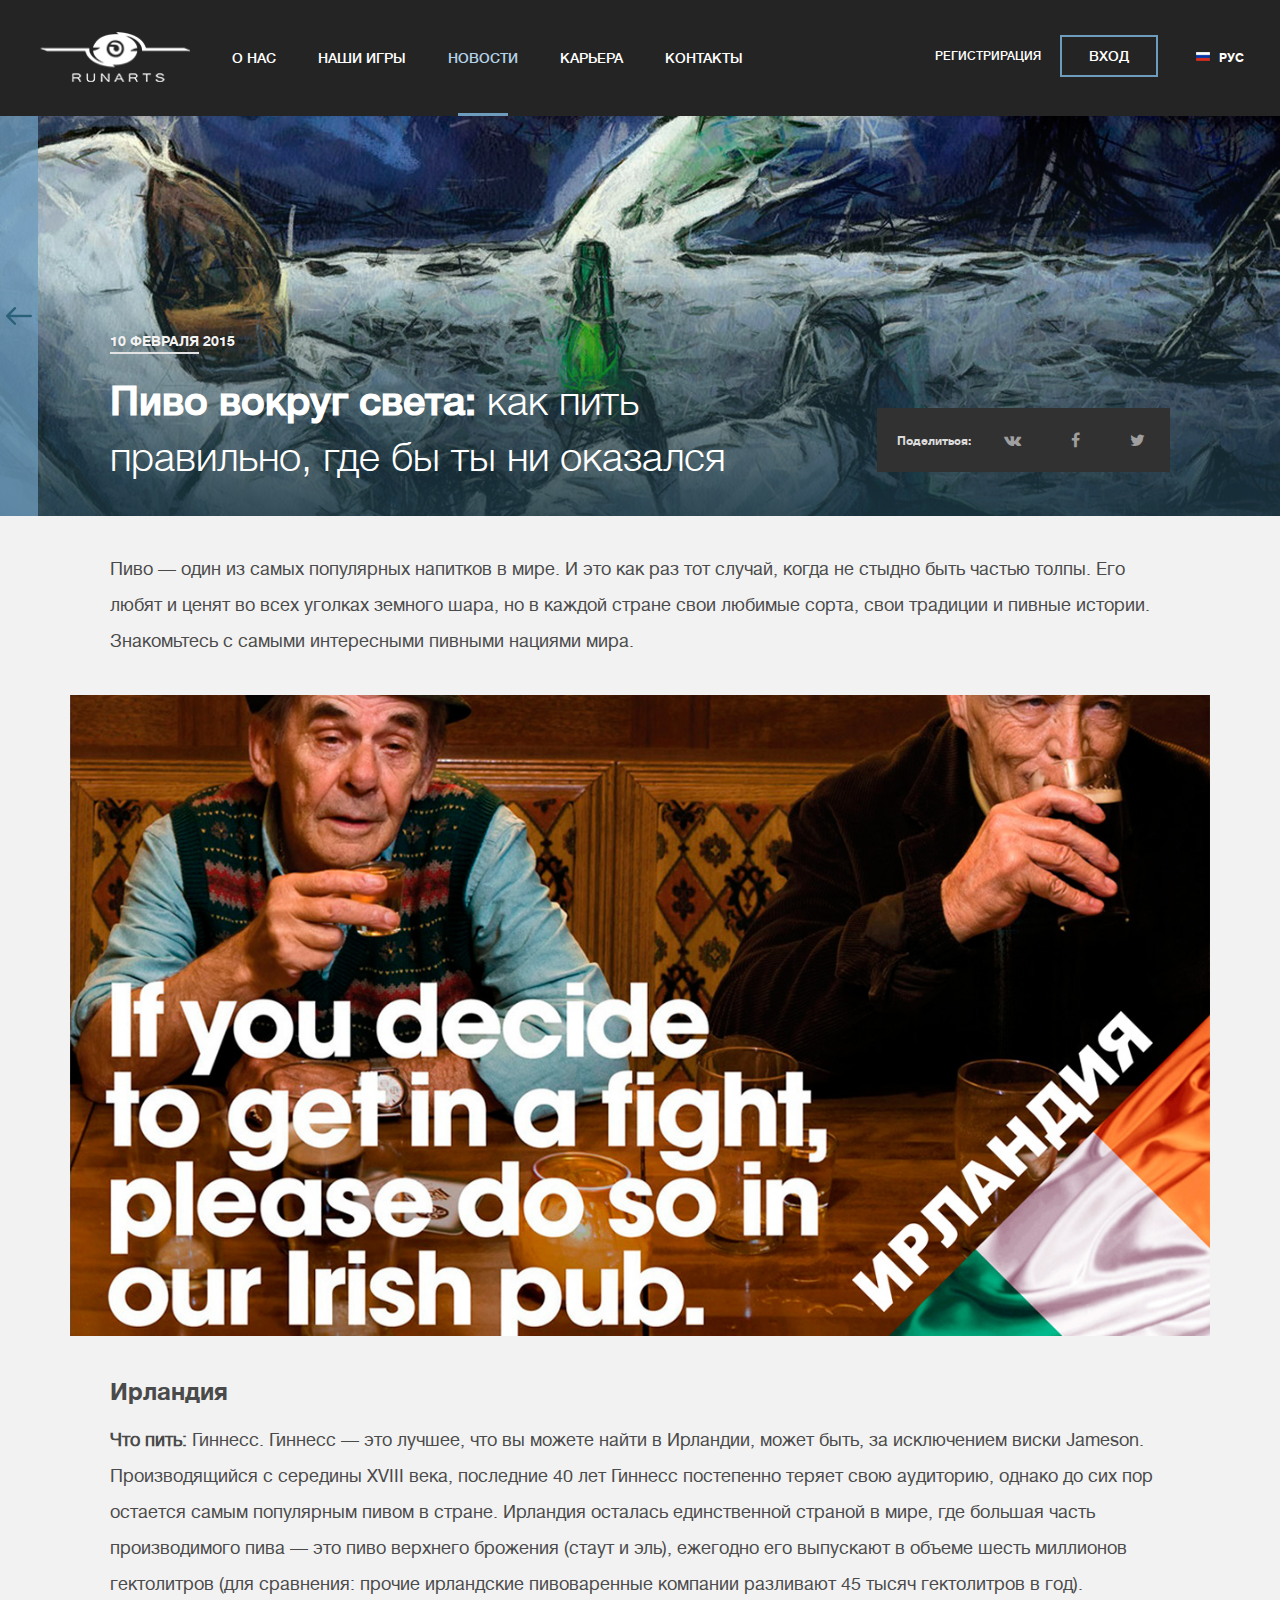
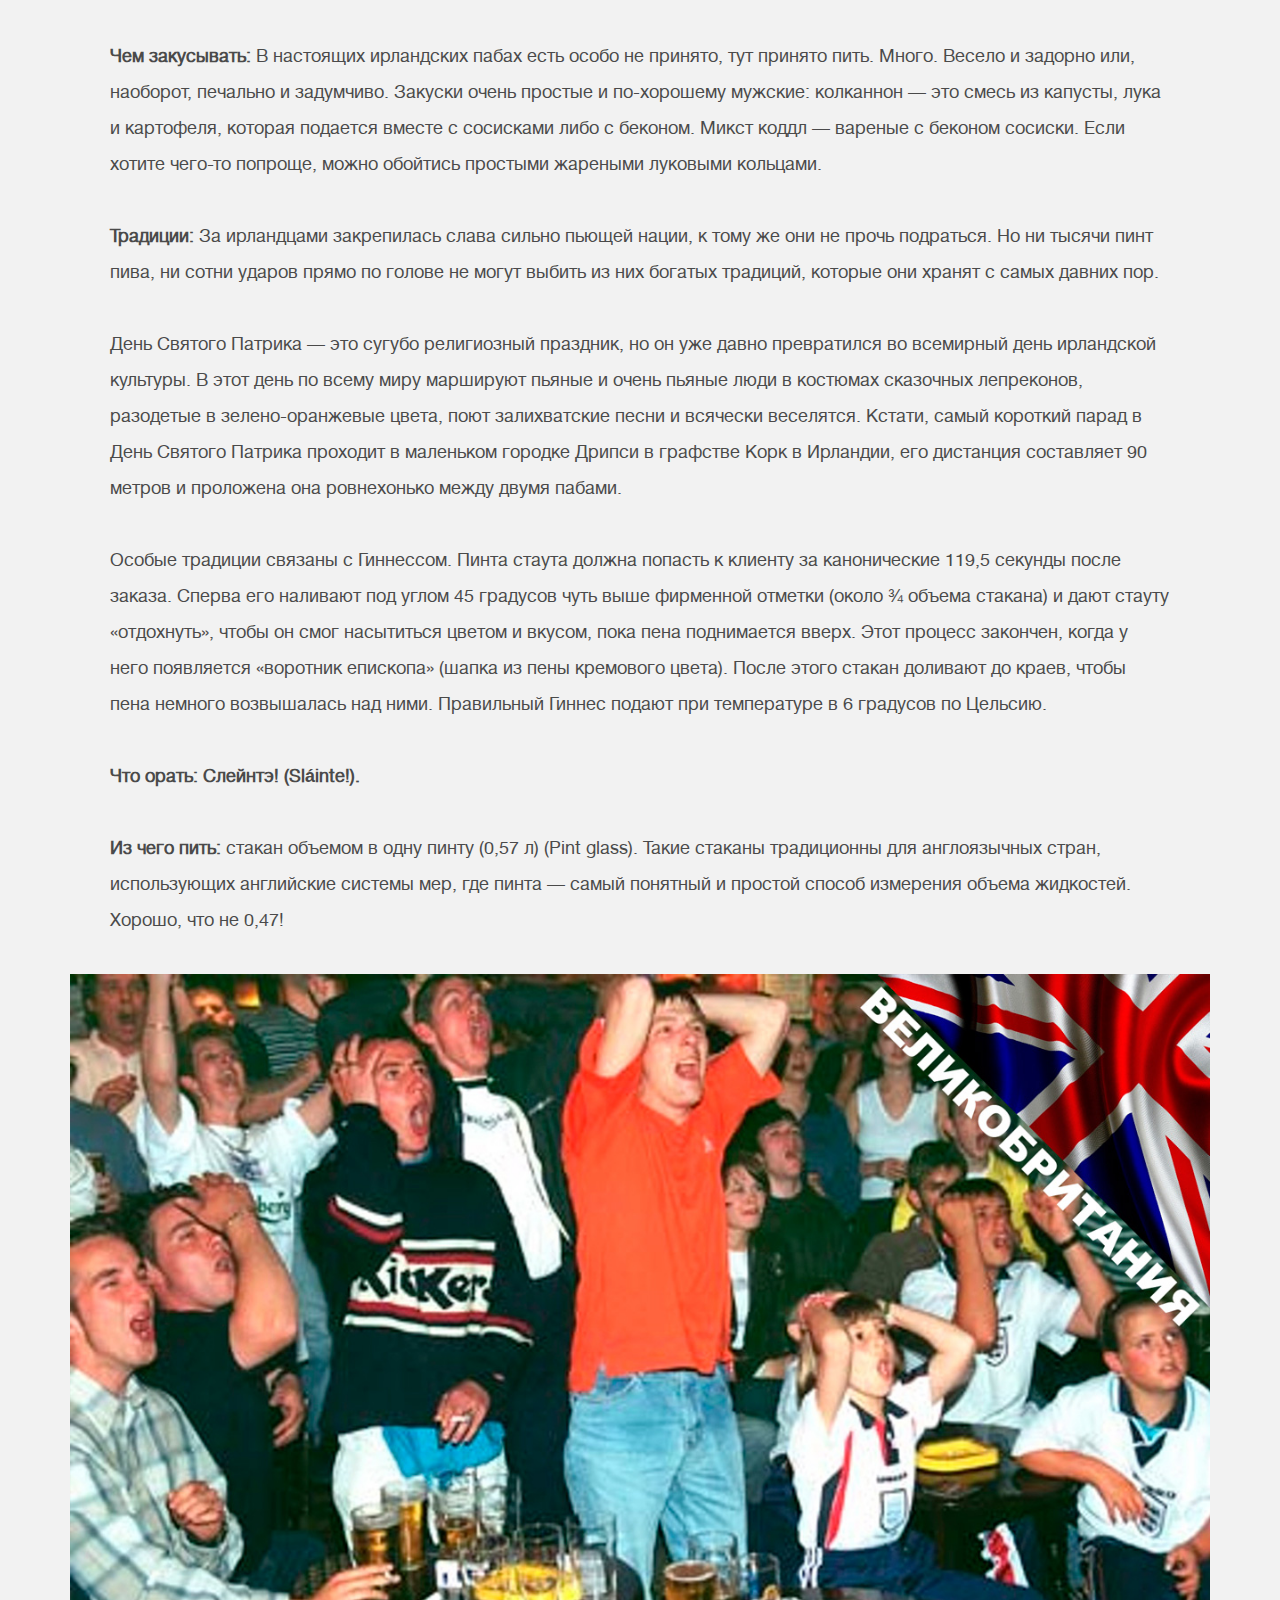
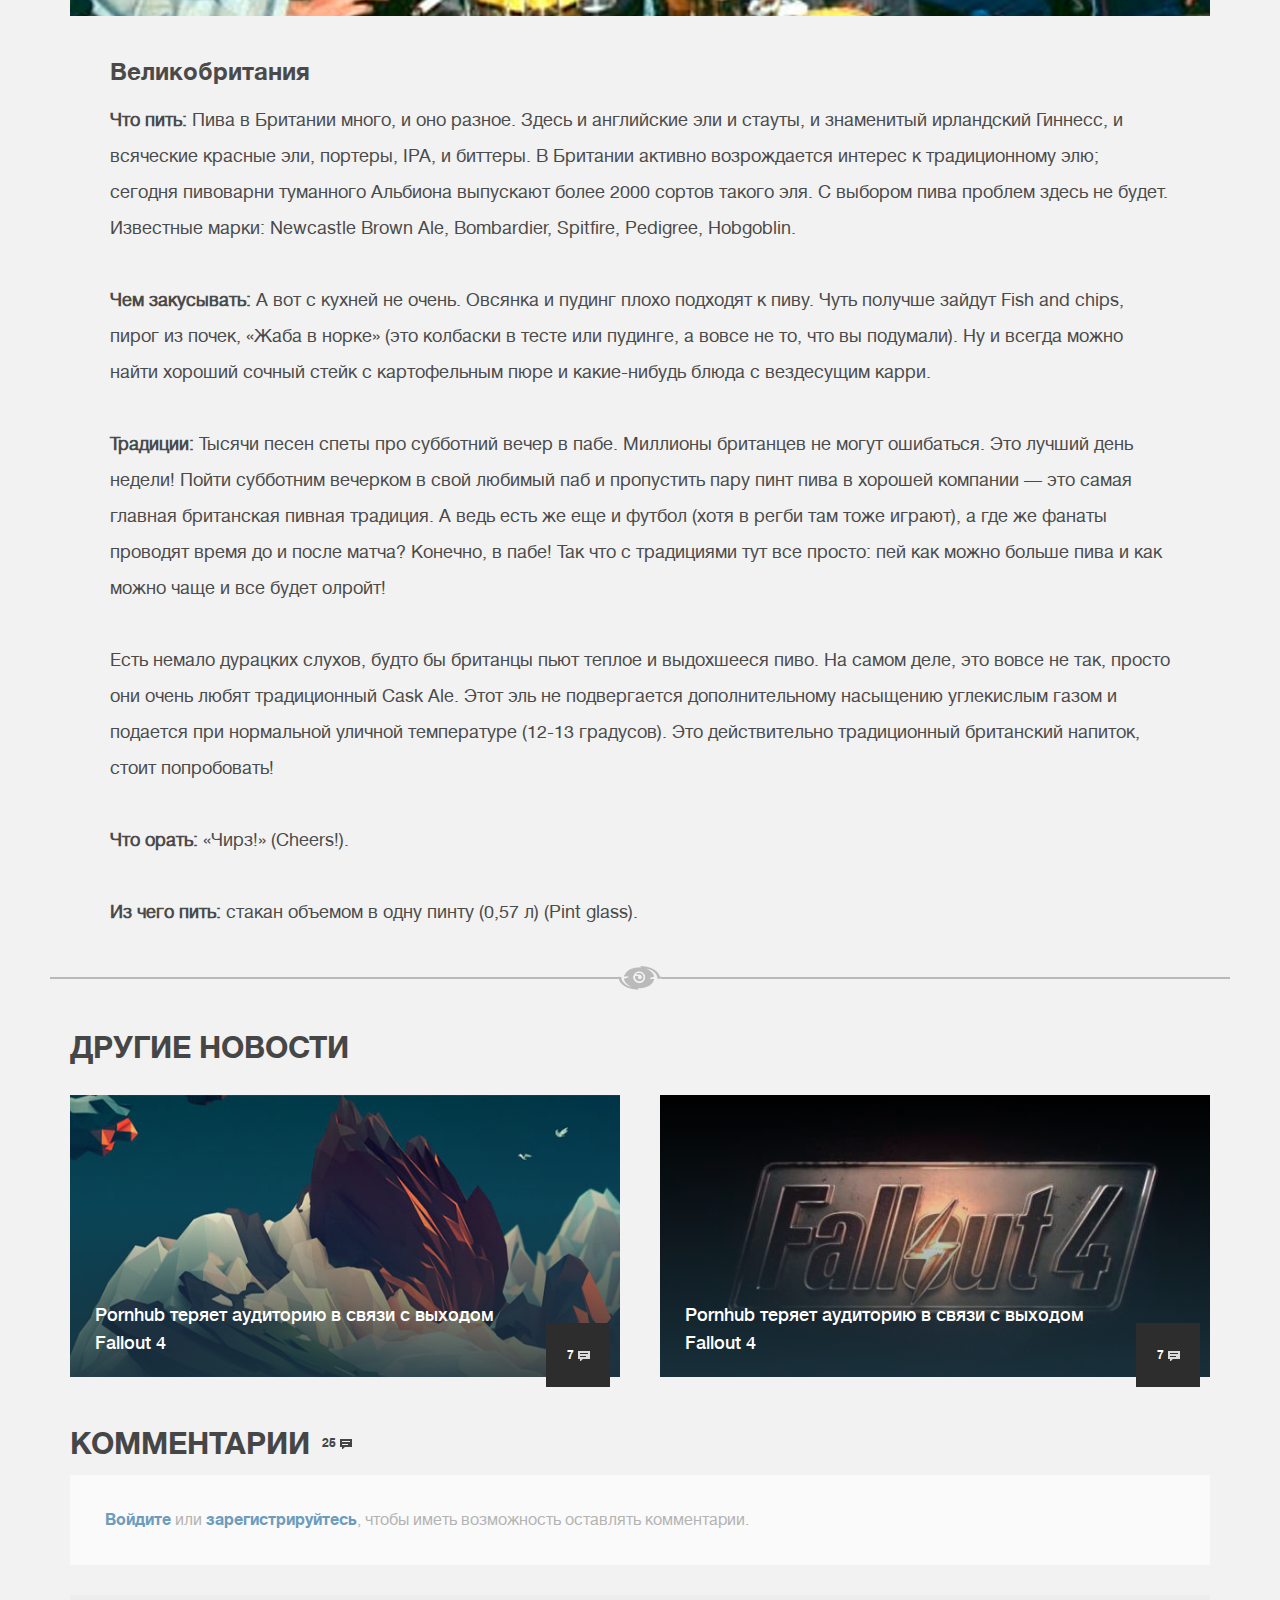
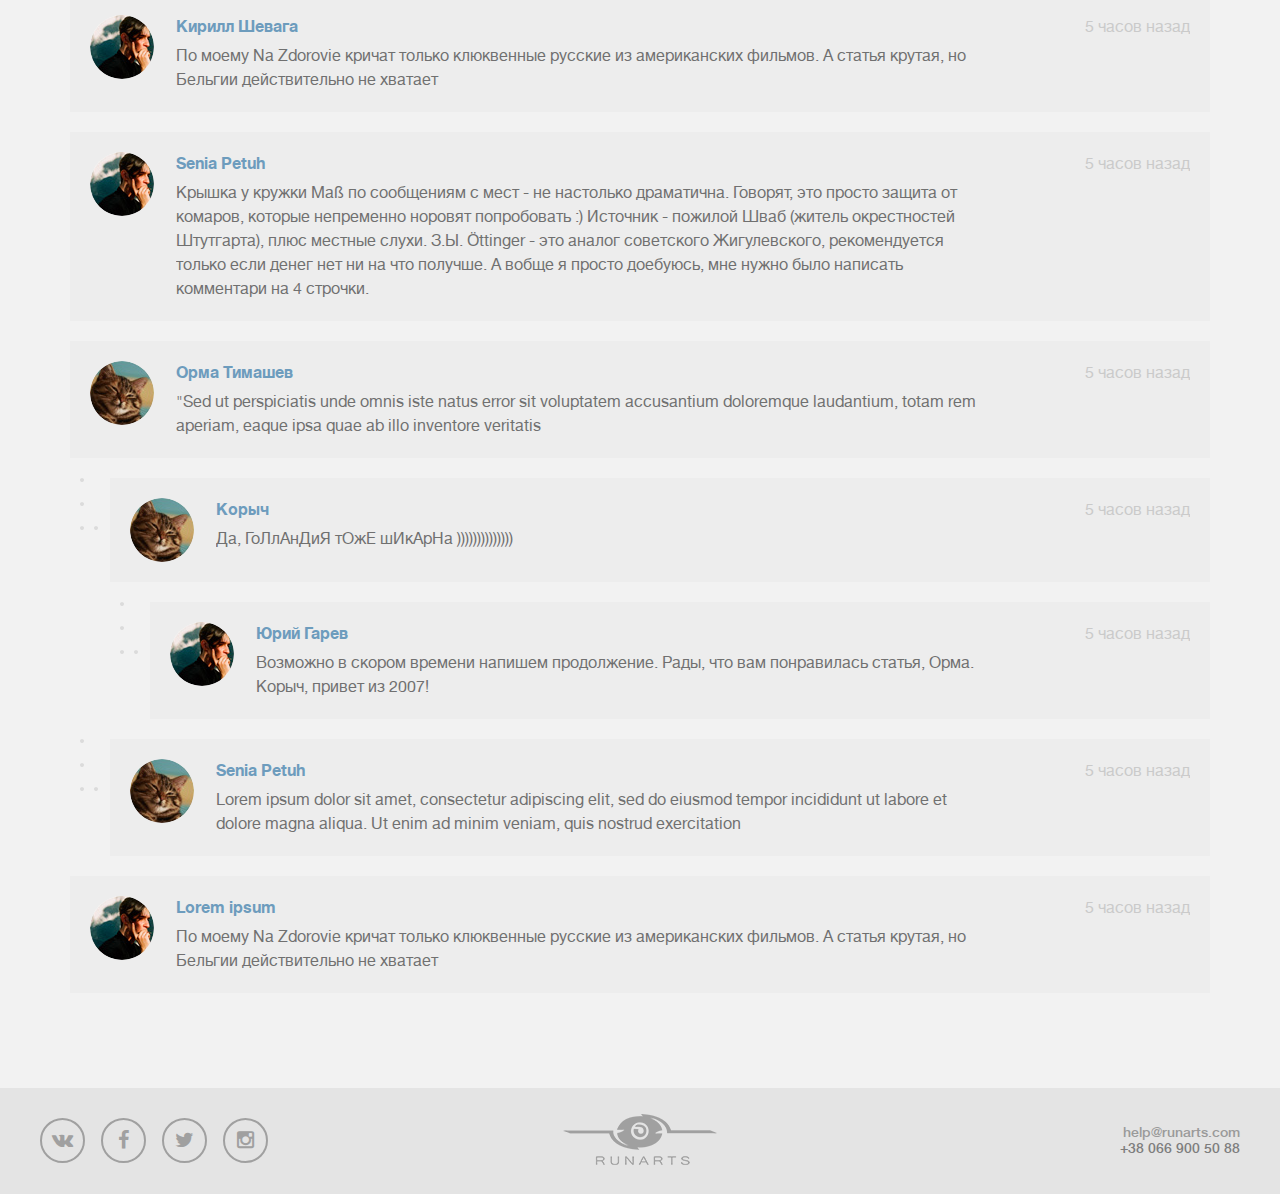
<file: news-article.html>
<!doctype html>
<html lang="ru">
<head>
    <meta charset="UTF-8">
    <title>Runarts</title>
    <meta name="viewport" content="initial-scale=1, maximum-scale=1, user-scalable=no">
    <link rel="icon" type="image/vnd.microsoft.icon" href="favicon.ico">
    <link rel="SHORTCUT ICON" href="favicon.ico">
    <link rel="stylesheet" href="css/font-awesome.min.css" />
    <link rel="stylesheet" href="css/styles.css" />
</head>
<body>
<div class="wrapper">
    <div class="page-wrapper">
        <!-- header -->
        <header class="header navbar navbar-fixed-top">
            <div class="container">
                <div class="navbar-header">
                    <button type="button" class="navbar-toggle collapsed" data-toggle="collapse" data-target="#navbar" aria-expanded="false" aria-controls="navbar">
                        <span class="sr-only">Toggle navigation</span>
                        <span class="icon-bar"></span>
                        <span class="icon-bar"></span>
                        <span class="icon-bar"></span>
                    </button>
                    <a class="navbar-brand logo" href="#">Logo</a>
                </div>
                <div id="navbar" class="navbar-collapse collapse">
                    <ul class="nav navbar-nav main-nav">
                        <li><a href="#">О нас</a></li>
                        <li><a href="#">Наши игры</a></li>
                        <li class="active"><a href="#">Новости</a></li>
                        <li><a href="#">Карьера</a></li>
                        <li><a href="#">Контакты</a></li>
                    </ul>
                    <ul class="nav navbar-nav navbar-right">
                        <li><a id="btn-registration" href="#" data-toggle="modal" data-target="#authentication">Регистрирация</a></li>
                        <li><a id="btn-login" class="btn btn-login" href="#" data-toggle="modal" data-target="#authentication">Вход</a></li>
                        <li class="dropdown list-language">
                            <a href="#" class="dropdown-toggle active-lang lang-ru" data-toggle="dropdown" role="button" aria-haspopup="true" aria-expanded="false">рус</a>
                            <ul class="dropdown-menu sub-list-lang">
                                <li><a class="lang-ru" href="#">рус</a></li>
                                <li><a class="lang-en" href="#">eng</a></li>
                                <li><a class="lang-ua" href="#">укр</a></li>
                            </ul>
                        </li>
                    </ul>
                </div>
            </div>
        </header>
        <!-- end header -->

        <!-- top container -->
        <div class="top-container">
            <div class="news-item">
                <div class="shadow-item">
                    <img src="images/temporary/news/big-img1.jpg" alt="">
                </div>
                <a class="e-back" href="#"><span>Back</span></a>
                <div class="container">
                    <article>
                        <time><span>10 февраля</span> 2015</time>
                        <div class="wrap-title">
                            <h1><strong>Пиво вокруг света:</strong> как пить правильно, где бы ты ни оказался</h1>
                            <div class="b-share">
                                <div class="wrap-list-share">
                                    <span>Поделиться:</span>
                                    <ul class="list-share">
                                        <li class="vk"><a target="_blank" href="#"><i class="fa fa-vk"></i></a></li>
                                        <li class="facebook"><a target="_blank" href="#"><i class="fa fa-facebook"></i></a></li>
                                        <li class="twitter"><a target="_blank" href="#"><i class="fa fa-twitter"></i></a></li>
                                    </ul>
                                </div>
                            </div>
                        </div>
                    </article>
                </div>
            </div>
        </div>
        <!-- top container -->

        <!-- container -->
        <div class="container">
            <!-- news article -->
            <article>
                <p>Пиво — один из самых популярных напитков в мире. И это как раз тот случай, когда не стыдно быть частью толпы. Его любят и ценят во всех уголках земного шара, но в каждой стране свои любимые сорта, свои традиции и пивные истории. Знакомьтесь с самыми интересными пивными нациями мира.</p>
                <p class="wrap-img"><img src="images/temporary/news/news-img.jpg" alt=""></p>
                <h3>Ирландия</h3>
                <p><strong>Что пить:</strong> Гиннесс. Гиннесс — это лучшее, что вы можете найти в Ирландии, может быть, за исключением виски Jameson. Производящийся с середины XVIII века, последние 40 лет Гиннесс постепенно теряет свою аудиторию, однако до сих пор остается самым популярным пивом в стране. Ирландия осталась единственной страной в мире, где большая часть производимого пива — это пиво верхнего брожения (стаут и эль), ежегодно его выпускают в объеме шесть миллионов гектолитров (для сравнения: прочие ирландские пивоваренные компании разливают 45 тысяч гектолитров в год).</p>
                <p><strong>Чем закусывать:</strong> В настоящих ирландских пабах есть особо не принято, тут принято пить. Много. Весело и задорно или, наоборот, печально и задумчиво. Закуски очень простые и по-хорошему мужские: колканнон — это смесь из капусты, лука и картофеля, которая подается вместе с сосисками либо с беконом. Микст коддл — вареные с беконом сосиски. Если хотите чего-то попроще, можно обойтись простыми жареными луковыми кольцами.</p>
                <p><strong>Традиции:</strong> За ирландцами закрепилась слава сильно пьющей нации, к тому же они не прочь подраться. Но ни тысячи пинт пива, ни сотни ударов прямо по голове не могут выбить из них богатых традиций, которые они хранят с самых давних пор.</p>
                <p>День Святого Патрика — это сугубо религиозный праздник, но он уже давно превратился во всемирный день ирландской культуры. В этот день по всему миру маршируют пьяные и очень пьяные люди в костюмах сказочных лепреконов, разодетые в зелено-оранжевые цвета, поют залихватские песни и всячески веселятся. Кстати, самый короткий парад в День Святого Патрика проходит в маленьком городке Дрипси в графстве Корк в Ирландии, его дистанция составляет 90 метров и проложена она ровнехонько между двумя пабами.</p>
                <p>Особые традиции связаны с Гиннессом. Пинта стаута должна попасть к клиенту за канонические 119,5 секунды после заказа. Сперва его наливают под углом 45 градусов чуть выше фирменной отметки (около ¾ объема стакана) и дают стауту «отдохнуть», чтобы он смог насытиться цветом и вкусом, пока пена поднимается вверх. Этот процесс закончен, когда у него появляется «воротник епископа» (шапка из пены кремового цвета). После этого стакан доливают до краев, чтобы пена немного возвышалась над ними. Правильный Гиннес подают при температуре в 6 градусов по Цельсию.</p>
                <p><strong>Что орать: Слейнтэ! (Sláinte!).</strong></p>
                <p><strong>Из чего пить:</strong> стакан объемом в одну пинту (0,57 л) (Pint glass). Такие стаканы традиционны для англоязычных стран, использующих английские системы мер, где пинта — самый понятный и простой способ измерения объема жидкостей. Хорошо, что не 0,47!</p>
                <p class="wrap-img"><img src="images/temporary/news/news-img2.jpg" alt=""></p>
                <h3>Великобритания</h3>
                <p><strong>Что пить:</strong> Пива в Британии много, и оно разное. Здесь и английские эли и стауты, и знаменитый ирландский Гиннесс, и всяческие красные эли, портеры, IPA, и биттеры. В Британии активно возрождается интерес к традиционному элю; сегодня пивоварни туманного Альбиона выпускают более 2000 сортов такого эля. С выбором пива проблем здесь не будет. Известные марки: Newcastle Brown Ale, Bombardier, Spitfire, Pedigree, Hobgoblin.</p>
                <p><strong>Чем закусывать:</strong> А вот с кухней не очень. Овсянка и пудинг плохо подходят к пиву. Чуть получше зайдут Fish and chips, пирог из почек, «Жаба в норке» (это колбаски в тесте или пудинге, а вовсе не то, что вы подумали). Ну и всегда можно найти хороший сочный стейк с картофельным пюре и какие-нибудь блюда с вездесущим карри.</p>
                <p><strong>Традиции:</strong> Тысячи песен спеты про субботний вечер в пабе. Миллионы британцев не могут ошибаться. Это лучший день недели! Пойти субботним вечерком в свой любимый паб и пропустить пару пинт пива в хорошей компании — это самая главная британская пивная традиция. А ведь есть же еще и футбол (хотя в регби там тоже играют), а где же фанаты проводят время до и после матча? Конечно, в пабе! Так что с традициями тут все просто: пей как можно больше пива и как можно чаще и все будет олройт!</p>
                <p>Есть немало дурацких слухов, будто бы британцы пьют теплое и выдохшееся пиво. На самом деле, это вовсе не так, просто они очень любят традиционный Cask Ale. Этот эль не подвергается дополнительному насыщению углекислым газом и подается при нормальной уличной температуре (12-13 градусов). Это действительно традиционный британский напиток, стоит попробовать!</p>
                <p><strong>Что орать:</strong> «Чирз!» (Cheers!).</p>
                <p><strong>Из чего пить:</strong> стакан объемом в одну пинту (0,57 л) (Pint glass).</p>
            </article>
            <!-- end news article -->
            <div class="separator"><span></span></div>
            <!-- other news -->
            <div class="wrap-news">
                <h2>Другие новости</h2>
                <div class="row">
                    <div class="col-md-6">
                        <div class="preview-news">
                            <a href="#">
                                <div class="shadow-item"><img src="images/temporary/news/news1.jpg" alt=""></div>
                                <div class="desc-news">
                                    <h3>Pornhub теряет аудиторию в связи с выходом Fallout 4</h3>
                                    <p class="quote-news">Как некоторые офисные сотрудники начинают внезапно «болеть», мужи отправляют жен на моря, а студенты забывают про университеты.</p>
                                </div>
                                <div class="comment-count">7 <span class="icon-comment"></span></div>
                            </a>
                        </div>
                    </div>
                    <div class="col-md-6">
                        <div class="preview-news">
                            <a href="#">
                                <div class="shadow-item"><img src="images/temporary/news/news2.jpg" alt=""></div>
                                <div class="desc-news">
                                    <h3>Pornhub теряет аудиторию в связи с выходом Fallout 4</h3>
                                    <p class="quote-news">Стоит выйти какой-нибудь важной игре, как некоторые офисные сотрудники начинают внезапно «болеть», мужи отправляют жен на моря, а студенты забывают про университеты.</p>
                                </div>
                                <div class="comment-count">7 <span class="icon-comment"></span></div>
                            </a>
                        </div>
                    </div>
                </div>
            </div>
            <!-- end other news -->

            <!-- comments -->
            <div class="b-comments">
                <h2>Комментарии <span class="comment-count">25 <span class="icon-comment"></span></span></h2>
                <form action="#">

                    <!-- New comment -->
                    <div class="text-authentication">
                        <a id="e-btn-login" href="#" data-toggle="modal" data-target="#authentication">Войдите</a> или <a id="e-btn-registration" href="#" data-toggle="modal" data-target="#authentication">зарегистрируйтесь</a>, чтобы иметь возможность оставлять комментарии.
                    </div>
                    <!-- End New comment -->

                    <!-- Posted Comments -->
                    <div class="group-comment">
                        <div class="wrap-comment">
                            <div class="comment">
                                <a class="pull-left" href="#"><img src="images/temporary/users/user-img2.jpg" alt=""></a>
                                <div class="comment-body">
                                    <div class="clearfix">
                                        <a class="user-name" href="#">Кирилл Шевага</a>
                                        <div class="m-fr">
                                            <a class="reply" href="#">Ответить</a>
                                            <span class="time-ago">5 часов назад</span>
                                        </div>
                                    </div>
                                    <p>По моему Na Zdorovie кричат только клюквенные русские из американских фильмов.
                                        А статья крутая, но Бельгии действительно не хватает</p>
                                </div>
                            </div>
                            <!-- Answer form -->
                            <div class="comments-form focus answer-form">
                                <div class="form-group">
                                    <textarea rows="1"></textarea>
                                </div>
                                <button type="submit" class="btn btn-primary">Написать</button>
                            </div>
                            <!-- End answer form -->
                        </div>
                    </div>

                    <div class="group-comment">
                        <div class="wrap-comment">
                            <div class="comment">
                                <a class="pull-left" href="#"><img src="images/temporary/users/user-img2.jpg" alt=""></a>
                                <div class="comment-body">
                                    <div class="clearfix">
                                        <a class="user-name" href="#">Senia Petuh</a>
                                        <div class="m-fr">
                                            <a class="reply" href="#">Ответить</a>
                                            <span class="time-ago">5 часов назад</span>
                                        </div>
                                    </div>
                                    <p>Крышка у кружки Maß по сообщениям с мест - не настолько драматична. Говорят, это просто защита от комаров, которые
                                        непременно норовят попробовать :) Источник - пожилой Шваб (житель окрестностей Штутгарта), плюс местные слухи.
                                        З.Ы. Öttinger - это аналог советского Жигулевского, рекомендуется только если денег нет ни на что получше.
                                        А вобще я просто доебуюсь, мне нужно было написать комментари на 4 строчки.</p>
                                </div>
                            </div>
                            <!-- Answer form -->
                            <div class="comments-form focus answer-form">
                                <div class="form-group">
                                    <textarea rows="1"></textarea>
                                </div>
                                <button type="submit" class="btn btn-primary">Написать</button>
                            </div>
                            <!-- End answer form -->
                        </div>
                    </div>

                    <div class="group-comment">

                        <div class="wrap-comment">
                            <div class="comment">
                                <a class="pull-left" href="#"><img src="images/temporary/users/user-img1.jpg" alt=""></a>
                                <div class="comment-body">
                                    <div class="clearfix">
                                        <a class="user-name" href="#">Орма Тимашев</a>
                                        <div class="m-fr">
                                            <a class="reply" href="#">Ответить</a>
                                            <span class="time-ago">5 часов назад</span>
                                        </div>
                                    </div>
                                    <p>"Sed ut perspiciatis unde omnis iste natus error sit voluptatem accusantium doloremque laudantium, totam rem aperiam, eaque ipsa quae ab illo inventore veritatis </p>
                                </div>
                            </div>
                            <!-- Answer form -->
                            <div class="comments-form focus answer-form">
                                <div class="form-group">
                                    <textarea rows="1"></textarea>
                                </div>
                                <button type="submit" class="btn btn-primary">Написать</button>
                            </div>
                            <!-- End answer form -->
                        </div>


                        <div class="group-comment">
                            <div class="wrap-comment">
                                <div class="comment">
                                    <a class="pull-left" href="#"><img src="images/temporary/users/user-img1.jpg" alt=""></a>
                                    <div class="comment-body">
                                        <div class="clearfix">
                                            <a class="user-name" href="#">Корыч</a>
                                            <div class="m-fr">
                                                <a class="reply" href="#">Ответить</a>
                                                <span class="time-ago">5 часов назад</span>
                                            </div>
                                        </div>
                                        <p>Да, ГоЛлАнДиЯ тОжЕ шИкАрНа ))))))))))))))</p>
                                    </div>
                                </div>
                                <!-- Answer form -->
                                <div class="comments-form focus answer-form">
                                    <div class="form-group">
                                        <textarea rows="1"></textarea>
                                    </div>
                                    <button type="submit" class="btn btn-primary">Написать</button>
                                </div>
                                <!-- End answer form -->
                            </div>

                            <div class="group-comment">
                                <div class="wrap-comment">
                                    <div class="comment">
                                        <a class="pull-left" href="#"><img src="images/temporary/users/user-img2.jpg" alt=""></a>
                                        <div class="comment-body">
                                            <div class="clearfix">
                                                <a class="user-name" href="#">Юрий Гарев</a>
                                                <div class="m-fr">
                                                    <a class="reply" href="#">Ответить</a>
                                                    <span class="time-ago">5 часов назад</span>
                                                </div>
                                            </div>
                                            <p>Возможно в скором времени напишем продолжение.
                                                Рады, что вам понравилась статья, Орма. Корыч, привет из 2007!</p>
                                        </div>
                                    </div>
                                    <!-- Answer form -->
                                    <div class="comments-form focus answer-form">
                                        <div class="form-group">
                                            <textarea rows="1"></textarea>
                                        </div>
                                        <button type="submit" class="btn btn-primary">Написать</button>
                                    </div>
                                    <!-- End answer form -->
                                </div>
                            </div>
                        </div>

                        <div class="group-comment">
                            <div class="wrap-comment">
                                <div class="comment">
                                    <a class="pull-left" href="#"><img src="images/temporary/users/user-img1.jpg" alt=""></a>
                                    <div class="comment-body">
                                        <div class="clearfix">
                                            <a class="user-name" href="#">Senia Petuh</a>
                                            <div class="m-fr">
                                                <a class="reply" href="#">Ответить</a>
                                                <span class="time-ago">5 часов назад</span>
                                            </div>
                                        </div>
                                        <p>Lorem ipsum dolor sit amet, consectetur adipiscing elit, sed do eiusmod tempor incididunt ut labore et dolore magna aliqua. Ut enim ad minim veniam, quis nostrud exercitation</p>
                                    </div>
                                </div>
                                <!-- Answer form -->
                                <div class="comments-form focus answer-form">
                                    <div class="form-group">
                                        <textarea rows="1"></textarea>
                                    </div>
                                    <button type="submit" class="btn btn-primary">Написать</button>
                                </div>
                                <!-- End answer form -->
                            </div>
                        </div>
                    </div>


                    <div class="group-comment">

                        <div class="wrap-comment">
                            <div class="comment">
                                <a class="pull-left" href="#"><img src="images/temporary/users/user-img2.jpg" alt=""></a>
                                <div class="comment-body">
                                    <div class="clearfix">
                                        <a class="user-name" href="#">Lorem ipsum</a>
                                        <div class="m-fr">
                                            <a class="reply" href="#">Ответить</a>
                                            <span class="time-ago">5 часов назад</span>
                                        </div>
                                    </div>
                                    <p>По моему Na Zdorovie кричат только клюквенные русские из американских фильмов. А статья крутая, но Бельгии действительно не хватает</p>
                                </div>
                            </div>
                            <!-- Answer form -->
                            <div class="comments-form focus answer-form">
                                <div class="form-group">
                                    <textarea rows="1"></textarea>
                                </div>
                                <button type="submit" class="btn btn-primary">Написать</button>
                            </div>
                            <!-- End answer form -->
                        </div>

                    </div>
                    <!-- End Posted Comments -->
                </form>
            </div>
            <!-- end comments -->

        </div>
        <!-- end container -->
    </div>

    <!-- footer -->
    <footer class="footer">
        <div class="container">
            <div class="row">
                <div class="col-md-4">
                    <ul class="list-icons">
                        <li class="vk"><a target="_blank" href="#"><i class="fa fa-vk"></i></a></li>
                        <li class="facebook"><a target="_blank" href="#"><i class="fa fa-facebook"></i></a></li>
                        <li class="twitter"><a target="_blank" href="#"><i class="fa fa-twitter"></i></a></li>
                        <li class="instagram"><a target="_blank" href="#"><i class="fa fa-instagram"></i></a></li>
                    </ul>
                </div>
                <div class="col-md-4 text-center"><a class="navbar-brand" href="#"><img src="images/logo-grey.png" alt="Logo"></a></div>
                <div class="col-md-4">
                    <ul class="contacts">
                        <li><a href="mailto:help@runarts.com">help@runarts.com</a></li>
                        <li>+38 066 900 50 88</li>
                    </ul>
                </div>
            </div>
        </div>
    </footer>
    <!-- end footer -->

    <!-- back to top -->
    <span id="top-link" class="wrap-btn-top hidden">
        <a href="#top" class="btn-top">
            Back to Top
        </a>
    </span>
    <!-- end back to top -->

    <!-- modal -->
    <div class="modal fade" id="authentication" tabindex="-1" role="dialog">
        <div class="modal-dialog" role="document">
            <div class="modal-content">
                <div class="wrap-login-form">
                    <!-- Nav tabs -->
                    <ul class="nav nav-tabs" role="tablist">
                        <li role="presentation"><a href="#login-form" aria-controls="login-form" role="tab" data-toggle="tab">Вход</a></li>
                        <li role="presentation"><a href="#registration-form" aria-controls="registration-form" role="tab" data-toggle="tab">Регистрация</a></li>
                    </ul>

                    <!-- Tab panes -->
                    <div class="tab-content">
                        <div role="tabpanel" class="tab-pane" id="login-form">
                            <form action="#">
                                <div class="wrap-form-groups">
                                    <div class="text-error text-center">Вы ввели неверные данные. <br> Проверьте корректность логина и пароля.</div>
                                    <div class="form-group has-error">
                                        <input type="email" class="form-control" placeholder="Логин или Email" value="ktiar@gmail">
                                    </div>
                                    <div class="form-group">
                                        <input type="password" class="form-control" placeholder="Пароль">
                                    </div>
                                    <div class="text-right"><a href="#">Забыли пароль?</a></div>
                                </div>
                                <button type="submit" class="btn btn-primary btn-action">Войти</button>
                            </form>
                        </div>
                        <div role="tabpanel" class="tab-pane" id="registration-form">
                            <form action="#">
                                <div class="wrap-form-groups">
                                    <div class="form-group has-success">
                                        <input type="text" class="form-control" placeholder="Логин" value="test@gmail">
                                    </div>
                                    <div class="form-group has-error">
                                        <input type="email" class="form-control" placeholder="Email" value="ktiar@gmail">
                                        <span class="e-error">Неверный email</span>
                                    </div>
                                    <div class="form-group">
                                        <input type="password" class="form-control" placeholder="Пароль">
                                    </div>
                                    <div class="text-agreement">
                                        Lorem ipsum dolor sit amet, consectetur adipiscing elit, sed do eiusmod tempor incididunt ut labore et dolore magna aliqua. Ut enim ad minim veniam, quis nostrud exercitation <span>ullamco laboris nisi ut aliquip</span>
                                    </div>
                                </div>
                                <button type="submit" class="btn btn-primary btn-action">Создать профиль</button>
                            </form>
                        </div>
                    </div>
                </div>
            </div>
        </div>
    </div>
    <!-- end modal -->

</div>

<script src="js/lib/jquery-1.11.3.min.js"></script>
<script src="js/lib/bootstrap.min.js"></script>
<script src="js/scripts.js"></script>

</body>
</html>
</file>
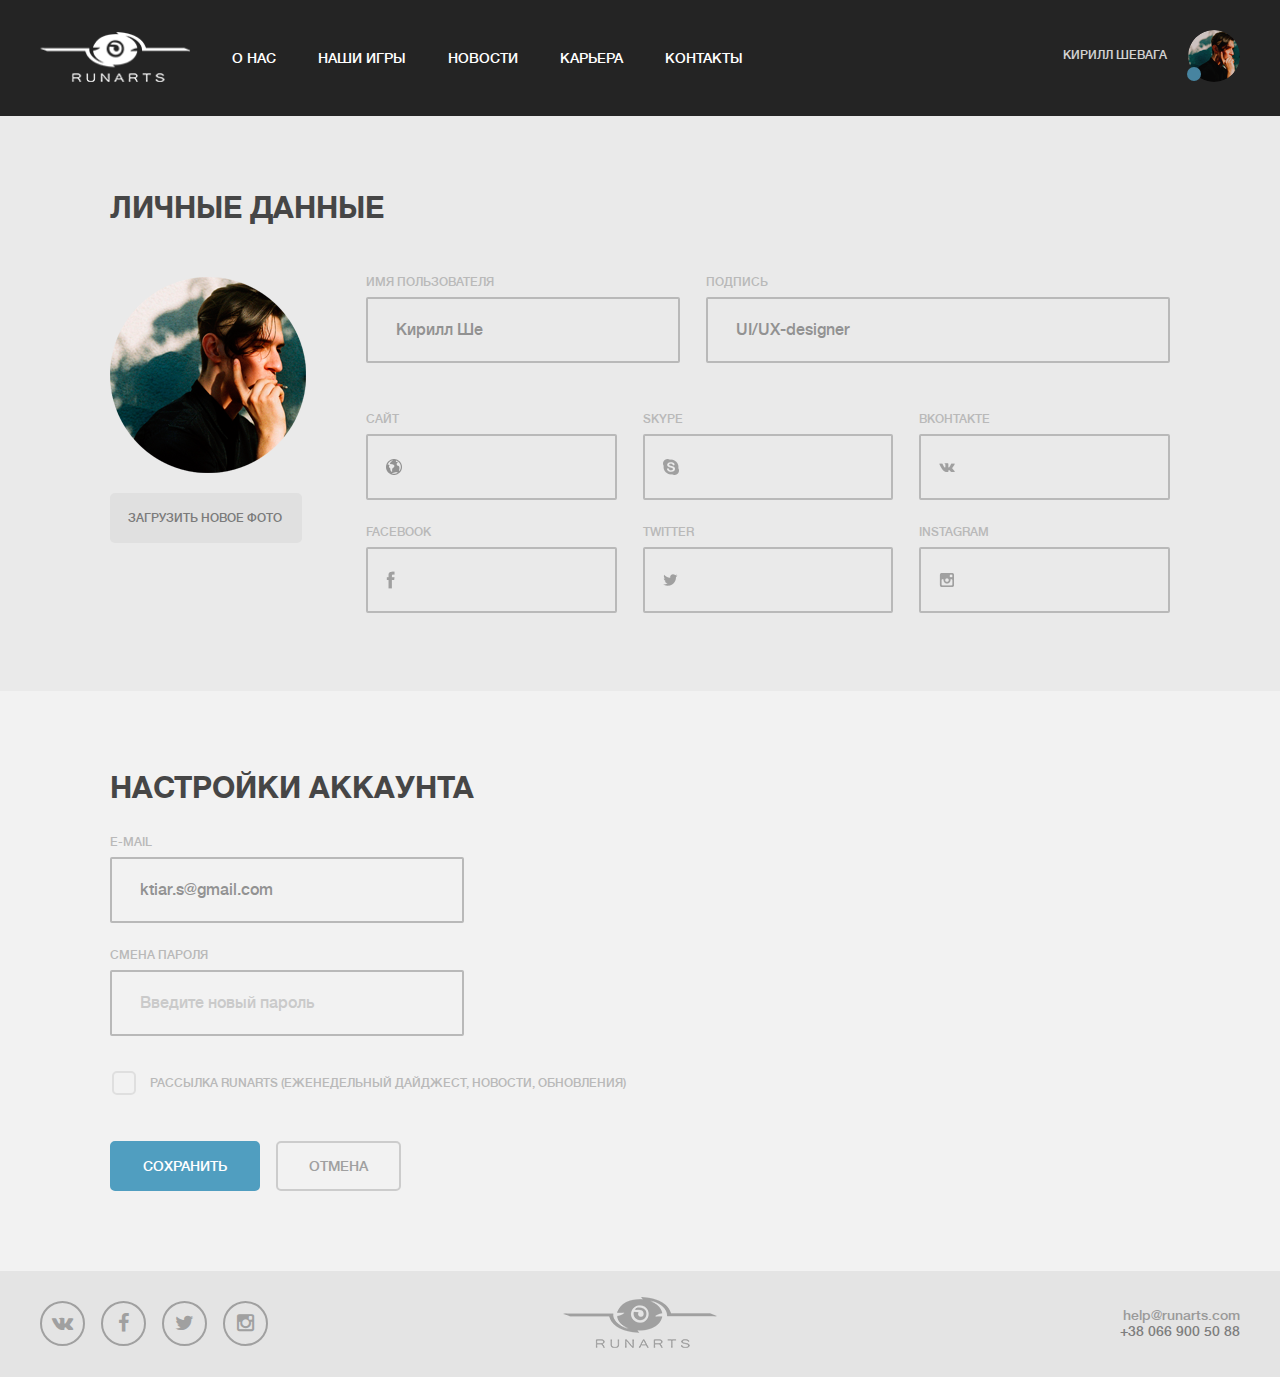
<file: profile-settings.html>
<!doctype html>
<html lang="ru">
<head>
    <meta charset="UTF-8">
    <title>Runarts - Profile Settings</title>
    <meta name="viewport" content="initial-scale=1, maximum-scale=1, user-scalable=no">
    <link rel="icon" type="image/vnd.microsoft.icon" href="favicon.ico">
    <link rel="SHORTCUT ICON" href="favicon.ico">
    <link rel="stylesheet" href="css/font-awesome.min.css" />
    <link rel="stylesheet" href="css/styles.css" />
</head>
<body>
<div class="wrapper">
    <div class="page-wrapper profile-settings-page">

        <!-- header -->
        <header class="header navbar navbar-fixed-top">
            <div class="container">
                <div class="navbar-header">
                    <button type="button" class="navbar-toggle collapsed" data-toggle="collapse" data-target="#navbar" aria-expanded="false" aria-controls="navbar">
                        <span class="sr-only">Toggle navigation</span>
                        <span class="icon-bar"></span>
                        <span class="icon-bar"></span>
                        <span class="icon-bar"></span>
                    </button>
                    <a class="navbar-brand logo" href="#">Logo</a>
                </div>
                <div id="navbar" class="navbar-collapse collapse">
                    <ul class="nav navbar-nav main-nav">
                        <li><a href="#">О нас</a></li>
                        <li><a href="#">Наши игры</a></li>
                        <li><a href="#">Новости</a></li>
                        <li><a href="#">Карьера</a></li>
                        <li><a href="#">Контакты</a></li>
                    </ul>
                    <ul class="nav navbar-nav navbar-right navbar-right-logged-in">
                        <li><a class="profile-link notification" href="profile.html">Кирилл Шевага <span><img src="images/temporary/users/img-link-profile.png" alt="Кирилл Шевага"></span></a></li>
                    </ul>
                </div>
            </div>
        </header>
        <!-- end header -->

        <!-- top container -->
        <div class="top-container">
            <div>
                <div class="container personal-info">
                    <h2>Личные данные</h2>
                    <div class="main-info clearfix">
                        <form action="#">
                            <div class="pull-left">
                                <div class="img-user">
                                    <img src="images/temporary/users/user-img-big.png" alt="Кирилл Шевага">
                                    <span class="e-close">x</span>
                                </div>
                                <div class="input-file-group">
                                    <span class="btn-file">
                                        Загрузить новое фото <input type="file">
                                    </span>
                                    <span class="file"></span>
                                </div>
                            </div>
                            <div class="m-oh">
                                <div class="row custom-row">
                                    <div class="col-md-4 custom-col-md-40">
                                        <div class="form-group">
                                            <label for="userName">Имя пользователя</label>
                                            <div class="wrap-input">
                                                <input type="text" class="form-control" id="userName" value="Кирилл Ше">
                                            </div>
                                        </div>
                                    </div>
                                    <div class="col-md-8 custom-col-md-60">
                                        <div class="form-group">
                                            <label for="userCaption">Подпись</label>
                                            <div class="wrap-input">
                                                <input type="text" class="form-control" id="userCaption" value="UI/UX-designer">
                                            </div>
                                        </div>
                                    </div>
                                </div>
                                <div class="row">
                                    <div class="col-md-4">
                                        <div class="form-group">
                                            <label for="userSite">Сайт</label>
                                            <div class="wrap-input wrap-input-link wrap-input-site">
                                                <input type="text" class="form-control" id="userSite">
                                            </div>
                                        </div>
                                    </div>
                                    <div class="col-md-4">
                                        <div class="form-group">
                                            <label for="userSkype">skype</label>
                                            <div class="wrap-input wrap-input-link wrap-input-skype">
                                                <input type="text" class="form-control" id="userSkype">
                                            </div>
                                        </div>
                                    </div>
                                    <div class="col-md-4">
                                        <div class="form-group">
                                            <label for="userVk">вконтакте</label>
                                            <div class="wrap-input wrap-input-link wrap-input-vk">
                                                <input type="text" class="form-control" id="userVk">
                                            </div>
                                        </div>
                                    </div>
                                </div>
                                <div class="row">
                                    <div class="col-md-4">
                                        <div class="form-group">
                                            <label for="userFacebook">Facebook</label>
                                            <div class="wrap-input wrap-input-link wrap-input-facebook">
                                                <input type="text" class="form-control" id="userFacebook">
                                            </div>
                                        </div>
                                    </div>
                                    <div class="col-md-4">
                                        <div class="form-group">
                                            <label for="userTwitter">Twitter</label>
                                            <div class="wrap-input wrap-input-link wrap-input-twitter">
                                                <input type="text" class="form-control" id="userTwitter">
                                            </div>
                                        </div>
                                    </div>
                                    <div class="col-md-4">
                                        <div class="form-group">
                                            <label for="userInstagram">Instagram</label>
                                            <div class="wrap-input wrap-input-link wrap-input-instagram">
                                                <input type="text" class="form-control" id="userInstagram">
                                            </div>
                                        </div>
                                    </div>
                                </div>
                            </div>
                        </form>
                    </div>
                </div>
            </div>
        </div>
        <!-- top container -->

        <!-- container -->
        <div class="container settings-profile">
            <h2>НАСТРОЙКИ АККАУНТА</h2>
            <form>
                <div class="form-group">
                    <label for="userEmail">E-mail</label>
                    <div class="wrap-input">
                        <input type="email" class="form-control" id="userEmail" value="ktiar.s@gmail.com">
                    </div>
                </div>
                <div class="form-group">
                    <label for="newPassword">Смена пароля</label>
                    <div class="wrap-input">
                        <input type="password" class="form-control" id="newPassword" placeholder="Введите новый пароль">
                    </div>
                </div>
                <div class="form-group wrap-newsletter">
                    <input type="checkbox" id="newsletter" name="checkbox"><label for="newsletter">Рассылка runarts  (ЕЖЕНЕДЕЛЬНЫЙ ДАЙДЖЕСТ, НОВОСТИ, ОБНОВЛЕНИЯ)</label>
                </div>
                <div class="wrap-btn-group">
                    <button type="submit" class="btn btn-lg btn-primary btn-br-radius">Сохранить</button>
                    <button type="reset" class="btn btn-lg btn-hv-red btn-br-radius">Отмена</button>
                </div>
            </form>
        </div>
        <!-- end container -->

    </div>

    <!-- footer -->
    <footer class="footer">
        <div class="container">
            <div class="row">
                <div class="col-md-4">
                    <ul class="list-icons">
                        <li class="vk"><a target="_blank" href="#"><i class="fa fa-vk"></i></a></li>
                        <li class="facebook"><a target="_blank" href="#"><i class="fa fa-facebook"></i></a></li>
                        <li class="twitter"><a target="_blank" href="#"><i class="fa fa-twitter"></i></a></li>
                        <li class="instagram"><a target="_blank" href="#"><i class="fa fa-instagram"></i></a></li>
                    </ul>
                </div>
                <div class="col-md-4 text-center"><a class="navbar-brand" href="#"><img src="images/logo-grey.png" alt="Logo"></a></div>
                <div class="col-md-4">
                    <ul class="contacts">
                        <li><a href="mailto:help@runarts.com">help@runarts.com</a></li>
                        <li>+38 066 900 50 88</li>
                    </ul>
                </div>
            </div>
        </div>
    </footer>
    <!-- end footer -->

    <!-- back to top -->
    <span id="top-link" class="wrap-btn-top hidden">
        <a href="#top" class="btn-top">
            Back to Top
        </a>
    </span>
    <!-- end back to top -->

</div>

<script src="js/lib/jquery-1.11.3.min.js"></script>
<script src="js/lib/bootstrap.min.js"></script>
<script src="js/scripts.js"></script>

</body>
</html>
</file>
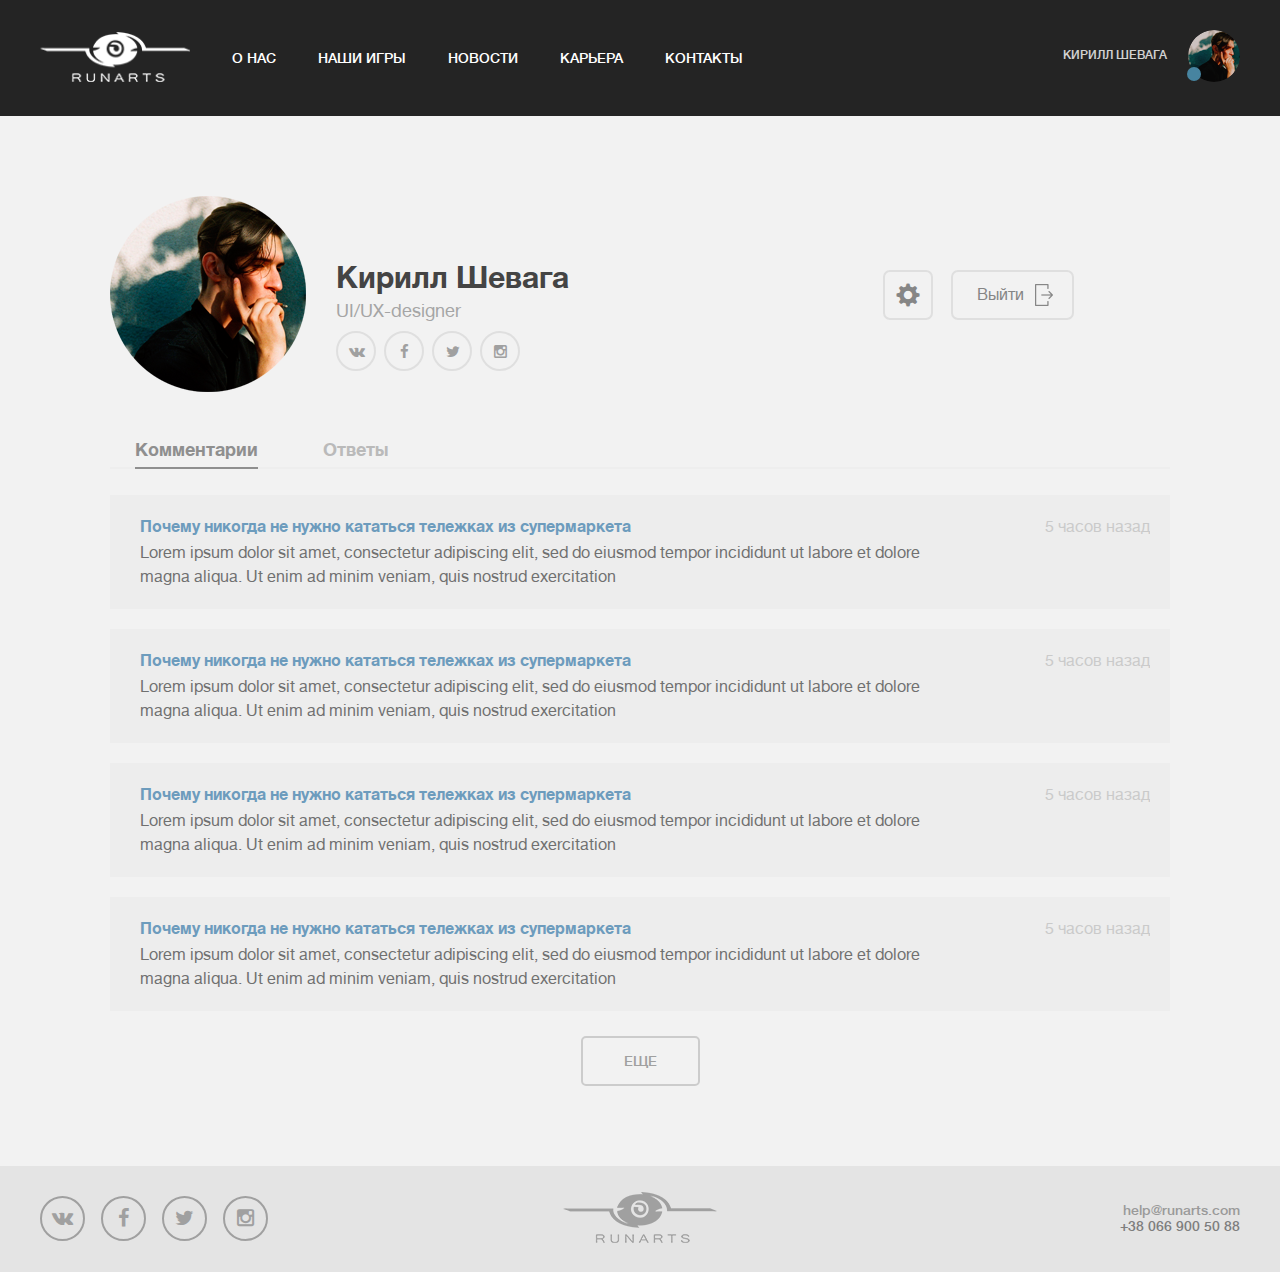
<file: profile.html>
<!doctype html>
<html lang="ru">
<head>
    <meta charset="UTF-8">
    <title>Runarts - Profile</title>
    <meta name="viewport" content="initial-scale=1, maximum-scale=1, user-scalable=no">
    <link rel="icon" type="image/vnd.microsoft.icon" href="favicon.ico">
    <link rel="SHORTCUT ICON" href="favicon.ico">
    <link rel="stylesheet" href="css/font-awesome.min.css" />
    <link rel="stylesheet" href="css/styles.css" />
</head>
<body>
<div class="wrapper">
    <div class="page-wrapper profile-page">
        <!-- header -->
        <header class="header navbar navbar-fixed-top">
            <div class="container">
                <div class="navbar-header">
                    <button type="button" class="navbar-toggle collapsed" data-toggle="collapse" data-target="#navbar" aria-expanded="false" aria-controls="navbar">
                        <span class="sr-only">Toggle navigation</span>
                        <span class="icon-bar"></span>
                        <span class="icon-bar"></span>
                        <span class="icon-bar"></span>
                    </button>
                    <a class="navbar-brand logo" href="#">Logo</a>
                </div>
                <div id="navbar" class="navbar-collapse collapse">
                    <ul class="nav navbar-nav main-nav">
                        <li><a href="#">О нас</a></li>
                        <li><a href="#">Наши игры</a></li>
                        <li><a href="#">Новости</a></li>
                        <li><a href="#">Карьера</a></li>
                        <li><a href="#">Контакты</a></li>
                    </ul>
                    <ul class="nav navbar-nav navbar-right navbar-right-logged-in">
                        <li><a class="profile-link notification" href="profile.html">Кирилл Шевага <span><img src="images/temporary/users/img-link-profile.png" alt="Кирилл Шевага"></span></a></li>
                    </ul>
                </div>
            </div>
        </header>
        <!-- end header -->

        <!-- top container -->
        <div class="top-container">
            <div>
                <div class="container">
                    <div class="main-info clearfix">
                        <div class="m-fl">
                            <div class="img-user pull-left">
                                <img src="images/temporary/users/user-img-big.png" alt="Кирилл Шевага">
                            </div>
                            <div class="m-oh">
                                <h1>Кирилл Шевага</h1>
                                <h2>UI/UX-designer</h2>
                                <ul class="list-icons min-list-icons">
                                    <li class="vk"><a target="_blank" href="#"><i class="fa fa-vk"></i></a></li>
                                    <li class="facebook"><a target="_blank" href="#"><i class="fa fa-facebook"></i></a></li>
                                    <li class="twitter"><a target="_blank" href="#"><i class="fa fa-twitter"></i></a></li>
                                    <li class="instagram"><a target="_blank" href="#"><i class="fa fa-instagram"></i></a></li>
                                </ul>
                            </div>
                        </div>
                        <div class="m-fr">
                            <ul class="btn-list">
                                <li><a class="btn btn-default btn-settings" href="profile-settings.html"><span class="glyphicon glyphicon-cog" aria-hidden="true"></span></a></li>
                                <li><a class="btn btn-grey btn-signout" href="#">Выйти</a></li>
                            </ul>
                        </div>
                    </div>
                </div>
            </div>
        </div>
        <!-- top container -->

        <!-- container -->
        <div class="container">
            <!-- list comments -->
            <div class="list-comments">
                <div>
                    <!-- Nav tabs -->
                    <ul class="nav nav-tabs" role="tablist">
                        <li role="presentation" class="active"><a href="#comments" aria-controls="comments" role="tab" data-toggle="tab"><span>Комментарии</span></a></li>
                        <li role="presentation"><a href="#answers" aria-controls="answers" role="tab" data-toggle="tab"><span>Ответы</span></a></li>
                    </ul>

                    <!-- Tab panes -->
                    <div class="tab-content">
                        <!-- comments -->
                        <div role="tabpanel" class="tab-pane fade in active" id="comments">
                            <div class="comment">
                                <div class="comment-body">
                                    <div class="clearfix">
                                        <div class="m-fr">
                                            <span class="time-ago">5 часов назад</span>
                                        </div>
                                        <a href="news-article-logged-in.html">Почему никогда не нужно кататься тележках из супермаркета</a>
                                    </div>
                                    <p>Lorem ipsum dolor sit amet, consectetur adipiscing elit, sed do eiusmod tempor incididunt ut labore et dolore magna aliqua. Ut enim ad minim veniam, quis nostrud exercitation</p>
                                </div>
                            </div>
                            <div class="comment">
                                <div class="comment-body">
                                    <div class="clearfix">
                                        <div class="m-fr">
                                            <span class="time-ago">5 часов назад</span>
                                        </div>
                                        <a href="news-article-logged-in.html">Почему никогда не нужно кататься тележках из супермаркета</a>
                                    </div>
                                    <p>Lorem ipsum dolor sit amet, consectetur adipiscing elit, sed do eiusmod tempor incididunt ut labore et dolore magna aliqua. Ut enim ad minim veniam, quis nostrud exercitation</p>
                                </div>
                            </div>
                            <div class="comment">
                                <div class="comment-body">
                                    <div class="clearfix">
                                        <div class="m-fr">
                                            <span class="time-ago">5 часов назад</span>
                                        </div>
                                        <a href="news-article-logged-in.html">Почему никогда не нужно кататься тележках из супермаркета</a>
                                    </div>
                                    <p>Lorem ipsum dolor sit amet, consectetur adipiscing elit, sed do eiusmod tempor incididunt ut labore et dolore magna aliqua. Ut enim ad minim veniam, quis nostrud exercitation</p>
                                </div>
                            </div>
                            <div class="comment">
                                <div class="comment-body">
                                    <div class="clearfix">
                                        <div class="m-fr">
                                            <span class="time-ago">5 часов назад</span>
                                        </div>
                                        <a href="news-article-logged-in.html">Почему никогда не нужно кататься тележках из супермаркета</a>
                                    </div>
                                    <p>Lorem ipsum dolor sit amet, consectetur adipiscing elit, sed do eiusmod tempor incididunt ut labore et dolore magna aliqua. Ut enim ad minim veniam, quis nostrud exercitation</p>
                                </div>
                            </div>
                        </div>
                        <!-- end comments -->

                        <!-- answers -->
                        <div role="tabpanel" class="tab-answers tab-pane" id="answers">
                            <div class="comment notification">
                                <a class="pull-left" href="#"><img src="images/temporary/users/user-img2.jpg" alt=""></a>
                                <div class="comment-body">
                                    <div class="clearfix">
                                        <div class="m-fr">
                                            <span class="time-ago">5 часов назад</span>
                                        </div>
                                        <a class="user-name" href="#">Senia Petuh</a> ответил на ваш комментарий под новостью:
                                    </div>
                                    <p><a href="news-article-logged-in.html">Могут ли современные протезы превзойти настоящие конечности?</a></p>
                                </div>
                            </div>
                            <div class="comment notification">
                                <a class="pull-left" href="#"><img src="images/temporary/users/user-img2.jpg" alt=""></a>
                                <div class="comment-body">
                                    <div class="clearfix">
                                        <div class="m-fr">
                                            <span class="time-ago">5 часов назад</span>
                                        </div>
                                        <a class="user-name" href="#">Senia Petuh</a> ответил на ваш комментарий под новостью:
                                    </div>
                                    <p><a href="news-article-logged-in.html">Могут ли современные протезы превзойти настоящие конечности?</a></p>
                                </div>
                            </div>
                            <div class="comment">
                                <a class="pull-left" href="#"><img src="images/temporary/users/user-img2.jpg" alt=""></a>
                                <div class="comment-body">
                                    <div class="clearfix">
                                        <div class="m-fr">
                                            <span class="time-ago">5 часов назад</span>
                                        </div>
                                        <a class="user-name" href="#">Senia Petuh</a> ответил на ваш комментарий под новостью:
                                    </div>
                                    <p><a href="news-article-logged-in.html">Могут ли современные протезы превзойти настоящие конечности?</a></p>
                                </div>
                            </div>
                            <div class="comment">
                                <a class="pull-left" href="#"><img src="images/temporary/users/user-img2.jpg" alt=""></a>
                                <div class="comment-body">
                                    <div class="clearfix">
                                        <div class="m-fr">
                                            <span class="time-ago">5 часов назад</span>
                                        </div>
                                        <a class="user-name" href="#">Senia Petuh</a> ответил на ваш комментарий под новостью:
                                    </div>
                                    <p><a href="news-article-logged-in.html">Могут ли современные протезы превзойти настоящие конечности?</a></p>
                                </div>
                            </div>
                        </div>
                        <!-- end answers -->

                    </div>
                </div>
                <div class="text-center"><a class="btn btn-lg btn-default" href="#" role="button">Еще</a></div>
            </div>
            <!-- end list comments -->
        </div>
        <!-- end container -->
    </div>

    <!-- footer -->
    <footer class="footer">
        <div class="container">
            <div class="row">
                <div class="col-md-4">
                    <ul class="list-icons">
                        <li class="vk"><a target="_blank" href="#"><i class="fa fa-vk"></i></a></li>
                        <li class="facebook"><a target="_blank" href="#"><i class="fa fa-facebook"></i></a></li>
                        <li class="twitter"><a target="_blank" href="#"><i class="fa fa-twitter"></i></a></li>
                        <li class="instagram"><a target="_blank" href="#"><i class="fa fa-instagram"></i></a></li>
                    </ul>
                </div>
                <div class="col-md-4 text-center"><a class="navbar-brand" href="#"><img src="images/logo-grey.png" alt="Logo"></a></div>
                <div class="col-md-4">
                    <ul class="contacts">
                        <li><a href="mailto:help@runarts.com">help@runarts.com</a></li>
                        <li>+38 066 900 50 88</li>
                    </ul>
                </div>
            </div>
        </div>
    </footer>
    <!-- end footer -->

    <!-- back to top -->
    <span id="top-link" class="wrap-btn-top hidden">
        <a href="#top" class="btn-top">
            Back to Top
        </a>
    </span>
    <!-- end back to top -->

</div>

<script src="js/lib/jquery-1.11.3.min.js"></script>
<script src="js/lib/bootstrap.min.js"></script>
<script src="js/scripts.js"></script>

</body>
</html>
</file>
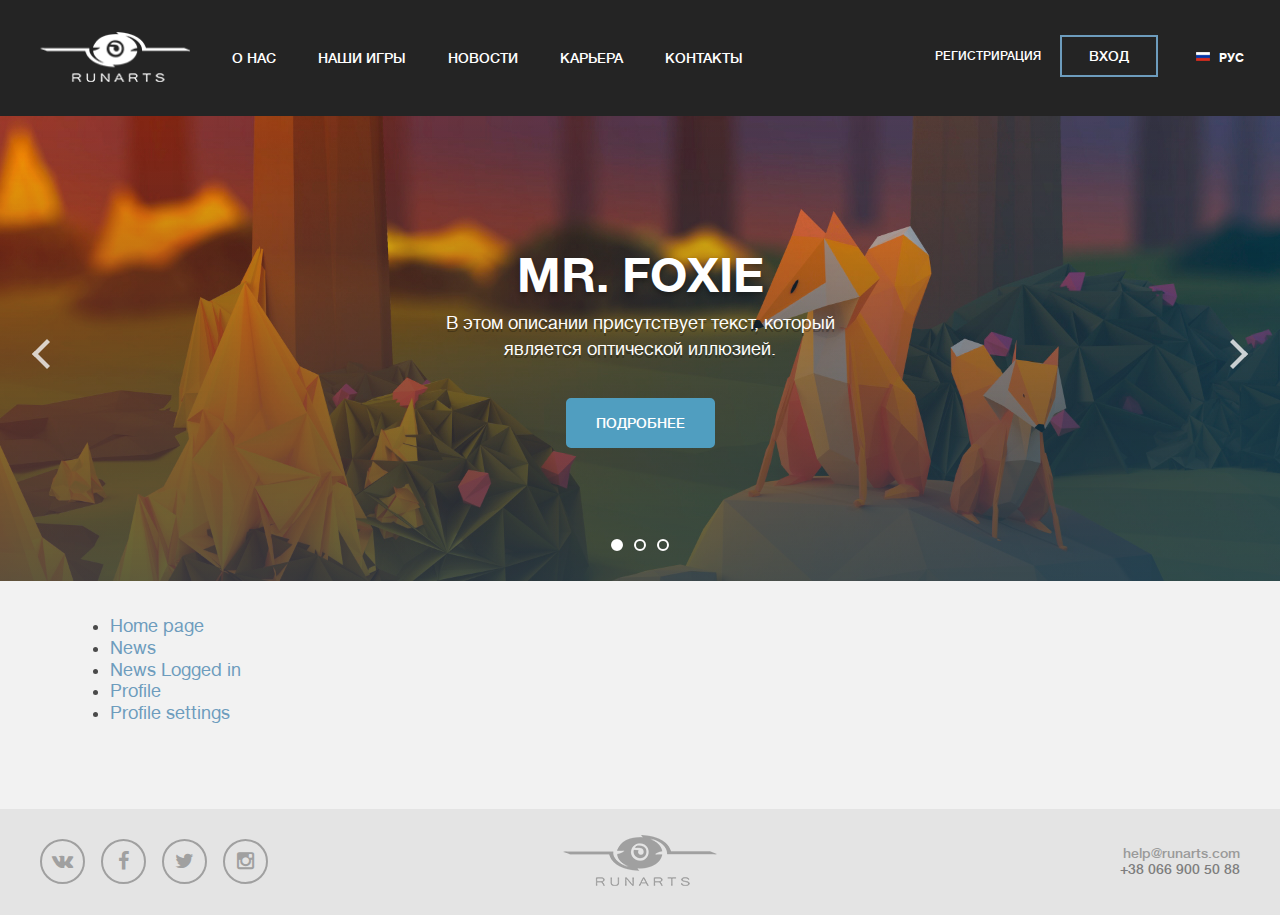
<file: sitemap.html>
<!doctype html>
<html lang="ru">
<head>
    <meta charset="UTF-8">
    <title>Runarts - Sitemap</title>
    <meta name="viewport" content="initial-scale=1, maximum-scale=1, user-scalable=no">
    <link rel="icon" type="image/vnd.microsoft.icon" href="favicon.ico">
    <link rel="SHORTCUT ICON" href="favicon.ico">
    <link rel="stylesheet" href="css/font-awesome.min.css" />
    <link rel="stylesheet" href="css/styles.css" />
</head>
<body>
<div class="wrapper">
    <div class="page-wrapper">
        <!-- header -->
        <header class="header navbar navbar-fixed-top">
            <div class="container">
                <div class="navbar-header">
                    <button type="button" class="navbar-toggle collapsed" data-toggle="collapse" data-target="#navbar" aria-expanded="false" aria-controls="navbar">
                        <span class="sr-only">Toggle navigation</span>
                        <span class="icon-bar"></span>
                        <span class="icon-bar"></span>
                        <span class="icon-bar"></span>
                    </button>
                    <a class="navbar-brand logo" href="#">Logo</a>
                </div>
                <div id="navbar" class="navbar-collapse collapse">
                    <ul class="nav navbar-nav main-nav">
                        <li><a href="#">О нас</a></li>
                        <li><a href="#">Наши игры</a></li>
                        <li><a href="#">Новости</a></li>
                        <li><a href="#">Карьера</a></li>
                        <li><a href="#">Контакты</a></li>
                    </ul>
                    <ul class="nav navbar-nav navbar-right">
                        <li><a id="btn-registration" href="#" data-toggle="modal" data-target="#authentication">Регистрирация</a></li>
                        <li><a id="btn-login" class="btn btn-login" href="#" data-toggle="modal" data-target="#authentication">Вход</a></li>
                        <li class="dropdown list-language">
                            <a href="#" class="dropdown-toggle active-lang lang-ru" data-toggle="dropdown" role="button" aria-haspopup="true" aria-expanded="false">рус</a>
                            <ul class="dropdown-menu sub-list-lang">
                                <li><a class="lang-ru" href="#">рус</a></li>
                                <li><a class="lang-en" href="#">eng</a></li>
                                <li><a class="lang-ua" href="#">укр</a></li>
                            </ul>
                        </li>
                    </ul>
                </div>
            </div>
        </header>
        <!-- end header -->

        <!-- top container -->
        <div class="top-container">
            <!-- carousel -->
            <div id="carousel" class="carousel slide" data-ride="carousel">
                <!-- Indicators -->
                <ol class="carousel-indicators">
                    <li data-target="#carousel" data-slide-to="0" class="active"></li>
                    <li data-target="#carousel" data-slide-to="1"></li>
                    <li data-target="#carousel" data-slide-to="2"></li>
                </ol>
                <div class="carousel-inner" role="listbox">
                    <div class="item active">
                        <img src="images/temporary/carousel/img-1.jpg" alt="">
                        <div class="container">
                            <div class="carousel-caption">
                                <p class="e-title">Mr. Foxie</p>
                                <p class="quote">В этом описании присутствует текст, который <br>является оптической иллюзией.</p>
                                <div><a class="btn btn-lg btn-primary" href="#" role="button">Подробнее</a></div>
                            </div>
                        </div>
                    </div>
                    <div class="item">
                        <img src="images/temporary/carousel/img-1.jpg" alt="">
                        <div class="container">
                            <div class="carousel-caption">
                                <p class="e-title">Mr. Foxie 2</p>
                                <p class="quote">В этом описании присутствует текст, который <br>является оптической иллюзией.</p>
                                <div><a class="btn btn-lg btn-primary" href="#" role="button">Подробнее</a></div>
                            </div>
                        </div>
                    </div>
                    <div class="item">
                        <img src="images/temporary/carousel/img-1.jpg" alt="">
                        <div class="container">
                            <div class="carousel-caption">
                                <p class="e-title">Mr. Foxie 3</p>
                                <p class="quote">В этом описании присутствует текст, который <br>является оптической иллюзией.</p>
                                <div><a class="btn btn-lg btn-primary" href="#" role="button">Подробнее</a></div>
                            </div>
                        </div>
                    </div>
                </div>
                <a class="left carousel-control" href="#carousel" role="button" data-slide="prev">
                    <span class="glyphicon glyphicon-chevron-left" aria-hidden="true"></span>
                    <span class="sr-only">Previous</span>
                </a>
                <a class="right carousel-control" href="#carousel" role="button" data-slide="next">
                    <span class="glyphicon glyphicon-chevron-right" aria-hidden="true"></span>
                    <span class="sr-only">Next</span>
                </a>
            </div>
            <!-- end carousel -->
        </div>
        <!-- top container -->

        <!-- container -->
        <div class="container">
            <ul>
                <li><a target="_blank" href="index.html">Home page</a></li>
                <li><a target="_blank" href="news-article.html">News</a></li>
                <li><a target="_blank" href="news-article-logged-in.html">News Logged in</a></li>
                <li><a target="_blank" href="profile.html">Profile</a></li>
                <li><a target="_blank" href="profile-settings.html">Profile settings</a></li>
            </ul>
        </div>
        <!-- end container -->
    </div>

    <!-- footer -->
    <footer class="footer">
        <div class="container">
            <div class="row">
                <div class="col-md-4">
                    <ul class="list-icons">
                        <li class="vk"><a target="_blank" href="#"><i class="fa fa-vk"></i></a></li>
                        <li class="facebook"><a target="_blank" href="#"><i class="fa fa-facebook"></i></a></li>
                        <li class="twitter"><a target="_blank" href="#"><i class="fa fa-twitter"></i></a></li>
                        <li class="instagram"><a target="_blank" href="#"><i class="fa fa-instagram"></i></a></li>
                    </ul>
                </div>
                <div class="col-md-4 text-center"><a class="navbar-brand" href="#"><img src="images/logo-grey.png" alt="Logo"></a></div>
                <div class="col-md-4">
                    <ul class="contacts">
                        <li><a href="mailto:help@runarts.com">help@runarts.com</a></li>
                        <li>+38 066 900 50 88</li>
                    </ul>
                </div>
            </div>
        </div>
    </footer>
    <!-- end footer -->

    <!-- back to top -->
    <span id="top-link" class="wrap-btn-top hidden">
        <a href="#top" class="btn-top">
            Back to Top
        </a>
    </span>
    <!-- end back to top -->

    <!-- modal -->
    <div class="modal fade" id="authentication" tabindex="-1" role="dialog">
        <div class="modal-dialog" role="document">
            <div class="modal-content">
                <div class="wrap-login-form">
                    <!-- Nav tabs -->
                    <ul class="nav nav-tabs" role="tablist">
                        <li role="presentation"><a href="#login-form" aria-controls="login-form" role="tab" data-toggle="tab">Вход</a></li>
                        <li role="presentation"><a href="#registration-form" aria-controls="registration-form" role="tab" data-toggle="tab">Регистрация</a></li>
                    </ul>

                    <!-- Tab panes -->
                    <div class="tab-content">
                        <div role="tabpanel" class="tab-pane" id="login-form">
                            <form action="#">
                                <div class="wrap-form-groups">
                                    <div class="text-error text-center">Вы ввели неверные данные. <br> Проверьте корректность логина и пароля.</div>
                                    <div class="form-group has-error">
                                        <input type="email" class="form-control" placeholder="Логин или Email" value="ktiar@gmail">
                                    </div>
                                    <div class="form-group">
                                        <input type="password" class="form-control" placeholder="Пароль">
                                    </div>
                                    <div class="text-right"><a href="#">Забыли пароль?</a></div>
                                </div>
                                <button type="submit" class="btn btn-primary btn-action">Войти</button>
                            </form>
                        </div>
                        <div role="tabpanel" class="tab-pane" id="registration-form">
                            <form action="#">
                                <div class="wrap-form-groups">
                                    <div class="form-group has-success">
                                        <input type="text" class="form-control" placeholder="Логин" value="test@gmail">
                                    </div>
                                    <div class="form-group has-error">
                                        <input type="email" class="form-control" placeholder="Email" value="ktiar@gmail">
                                        <span class="e-error">Неверный email</span>
                                    </div>
                                    <div class="form-group">
                                        <input type="password" class="form-control" placeholder="Пароль">
                                    </div>
                                    <div class="text-agreement">
                                        Lorem ipsum dolor sit amet, consectetur adipiscing elit, sed do eiusmod tempor incididunt ut labore et dolore magna aliqua. Ut enim ad minim veniam, quis nostrud exercitation <span>ullamco laboris nisi ut aliquip</span>
                                    </div>
                                </div>
                                <button type="submit" class="btn btn-primary btn-action">Создать профиль</button>
                            </form>
                        </div>
                    </div>
                </div>
            </div>
        </div>
    </div>
    <!-- end modal -->

</div>

<script src="js/lib/jquery-1.11.3.min.js"></script>
<script src="js/lib/bootstrap.min.js"></script>
<script src="js/scripts.js"></script>

</body>
</html>
</file>
